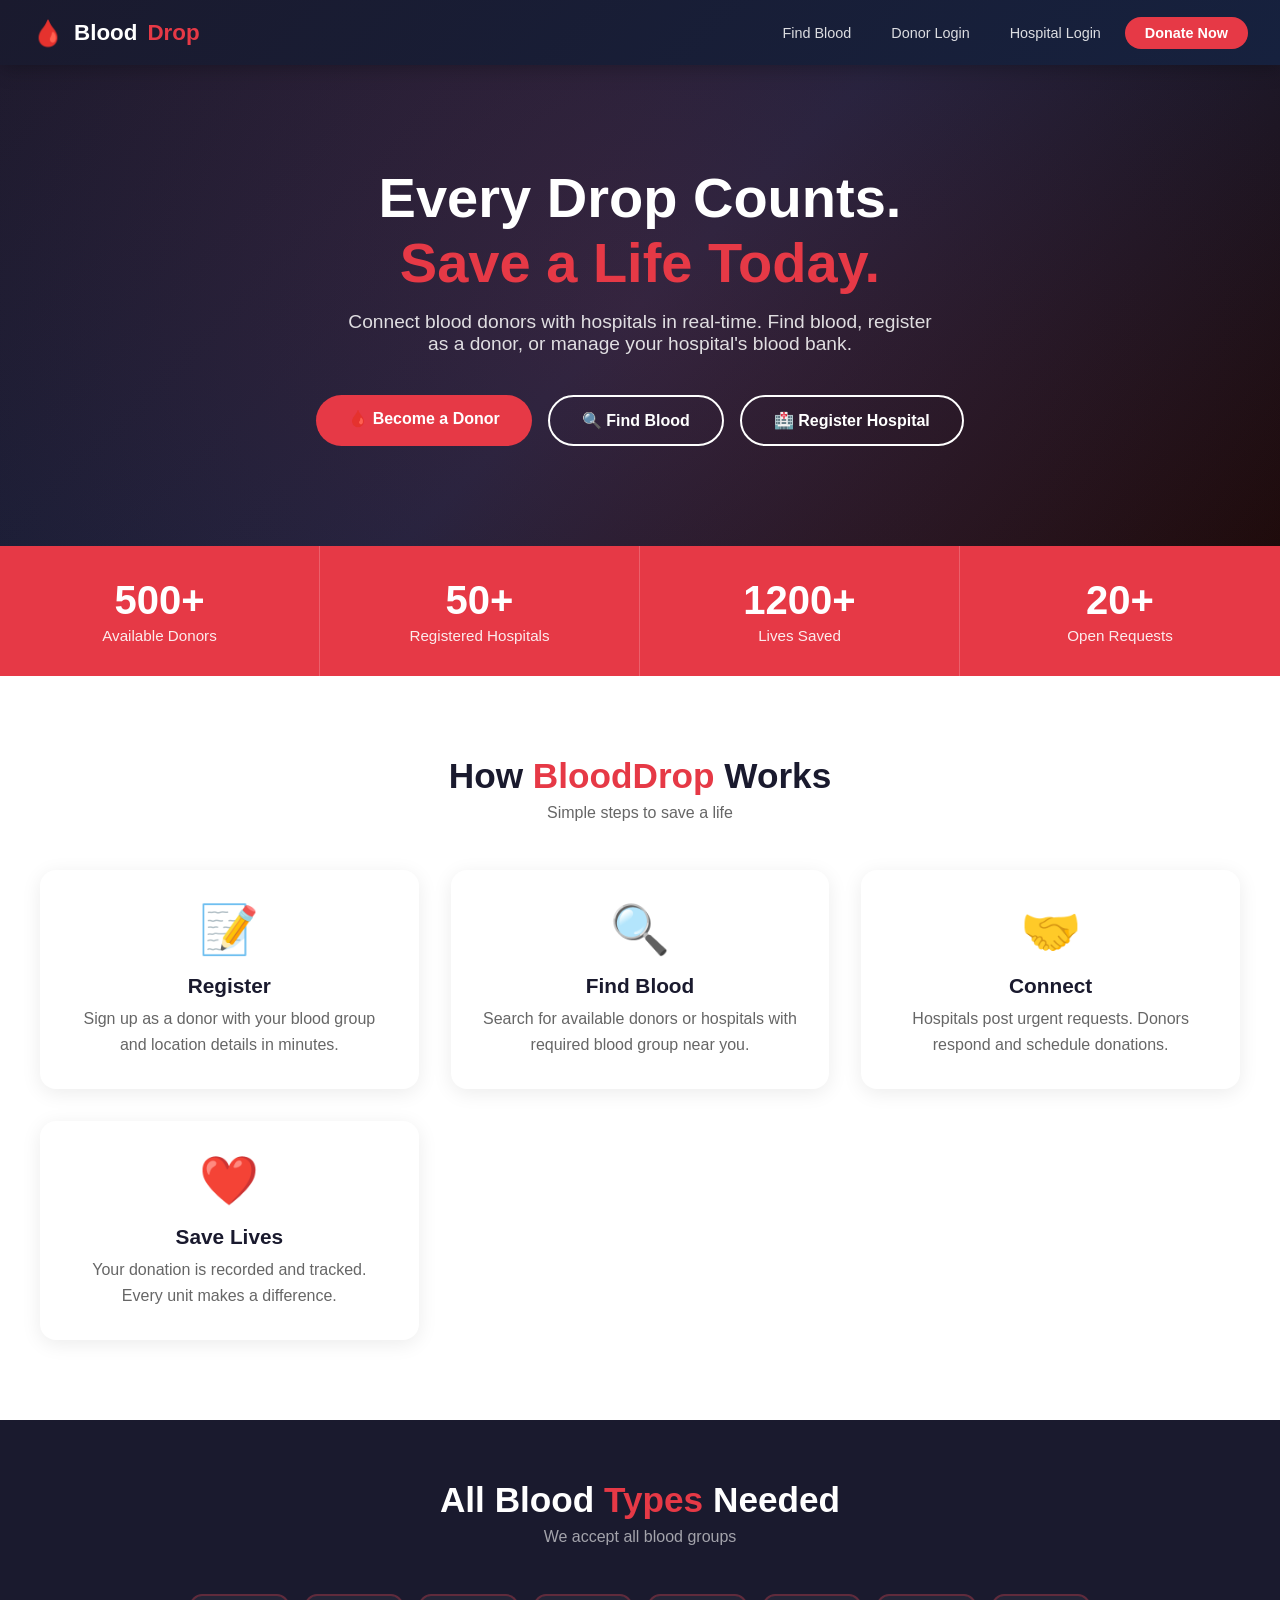
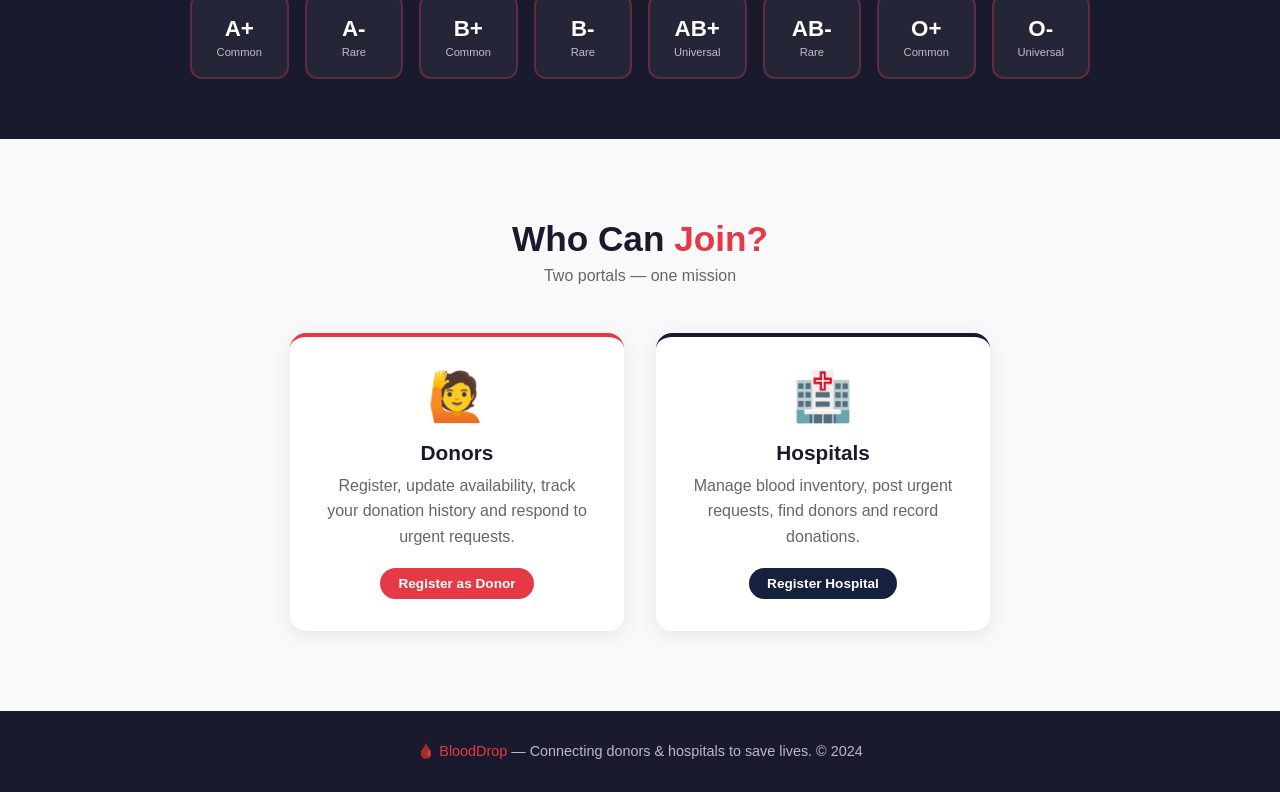
<file: omkar/frontend/index.html>
<!DOCTYPE html>
<html lang="en">
<head>
<meta charset="UTF-8">
<meta name="viewport" content="width=device-width, initial-scale=1.0">
<title>BloodDrop - Save Lives, Donate Blood</title>
<link rel="stylesheet" href="css/style.css">
</head>
<body>

<nav>
  <a href="index.html" class="nav-logo"><span class="drop">🩸</span> Blood<span>Drop</span></a>
  <div class="nav-links">
    <a href="find-blood.html">Find Blood</a>
    <a href="donor-login.html">Donor Login</a>
    <a href="hospital-login.html">Hospital Login</a>
    <a href="donor-login.html?tab=register" class="btn-nav">Donate Now</a>
  </div>
</nav>

<section class="hero">
  <h1>Every Drop Counts.<br><span>Save a Life Today.</span></h1>
  <p>Connect blood donors with hospitals in real-time. Find blood, register as a donor, or manage your hospital's blood bank.</p>
  <div class="hero-btns">
    <a href="donor-login.html?tab=register" class="btn btn-primary">🩸 Become a Donor</a>
    <a href="find-blood.html" class="btn btn-outline">🔍 Find Blood</a>
    <a href="hospital-login.html" class="btn btn-outline">🏥 Register Hospital</a>
  </div>
</section>

<div class="stats" id="stats">
  <div class="stat-item"><h2 id="s-donors">...</h2><p>Available Donors</p></div>
  <div class="stat-item"><h2 id="s-hospitals">...</h2><p>Registered Hospitals</p></div>
  <div class="stat-item"><h2 id="s-donations">...</h2><p>Lives Saved</p></div>
  <div class="stat-item"><h2 id="s-requests">...</h2><p>Open Requests</p></div>
</div>

<section class="section" style="background:white;">
  <div class="container">
    <div class="section-title">
      <h2>How <span>BloodDrop</span> Works</h2>
      <p>Simple steps to save a life</p>
    </div>
    <div class="cards-grid">
      <div class="card">
        <div class="card-icon">📝</div>
        <h3>Register</h3>
        <p>Sign up as a donor with your blood group and location details in minutes.</p>
      </div>
      <div class="card">
        <div class="card-icon">🔍</div>
        <h3>Find Blood</h3>
        <p>Search for available donors or hospitals with required blood group near you.</p>
      </div>
      <div class="card">
        <div class="card-icon">🤝</div>
        <h3>Connect</h3>
        <p>Hospitals post urgent requests. Donors respond and schedule donations.</p>
      </div>
      <div class="card">
        <div class="card-icon">❤️</div>
        <h3>Save Lives</h3>
        <p>Your donation is recorded and tracked. Every unit makes a difference.</p>
      </div>
    </div>
  </div>
</section>

<section class="blood-types">
  <div class="section-title">
    <h2>All Blood <span style="color:var(--red)">Types</span> Needed</h2>
    <p style="color:rgba(255,255,255,0.6)">We accept all blood groups</p>
  </div>
  <div class="blood-grid">
    <div class="blood-type-card"><div class="bg-type">A+</div><div class="bg-label">Common</div></div>
    <div class="blood-type-card"><div class="bg-type">A-</div><div class="bg-label">Rare</div></div>
    <div class="blood-type-card"><div class="bg-type">B+</div><div class="bg-label">Common</div></div>
    <div class="blood-type-card"><div class="bg-type">B-</div><div class="bg-label">Rare</div></div>
    <div class="blood-type-card"><div class="bg-type">AB+</div><div class="bg-label">Universal</div></div>
    <div class="blood-type-card"><div class="bg-type">AB-</div><div class="bg-label">Rare</div></div>
    <div class="blood-type-card"><div class="bg-type">O+</div><div class="bg-label">Common</div></div>
    <div class="blood-type-card"><div class="bg-type">O-</div><div class="bg-label">Universal</div></div>
  </div>
</section>

<section class="section">
  <div class="container">
    <div class="section-title">
      <h2>Who Can <span>Join?</span></h2>
      <p>Two portals — one mission</p>
    </div>
    <div class="cards-grid" style="grid-template-columns:1fr 1fr; max-width:700px; margin:0 auto;">
      <div class="card" style="border-top:4px solid var(--red);">
        <div class="card-icon">🙋</div>
        <h3>Donors</h3>
        <p>Register, update availability, track your donation history and respond to urgent requests.</p>
        <br>
        <a href="donor-login.html?tab=register" class="btn btn-primary btn-sm">Register as Donor</a>
      </div>
      <div class="card" style="border-top:4px solid #1a1a2e;">
        <div class="card-icon">🏥</div>
        <h3>Hospitals</h3>
        <p>Manage blood inventory, post urgent requests, find donors and record donations.</p>
        <br>
        <a href="hospital-login.html?tab=register" class="btn btn-secondary btn-sm">Register Hospital</a>
      </div>
    </div>
  </div>
</section>

<footer>
  <p>🩸 <span>BloodDrop</span> — Connecting donors & hospitals to save lives. &copy; 2024</p>
</footer>

<script src="js/app.js"></script>
<script>
fetch(BASE_URL + '/blood/stats')
  .then(r => r.json())
  .then(d => {
    document.getElementById('s-donors').textContent = d.available_donors || 0;
    document.getElementById('s-hospitals').textContent = d.hospitals || 0;
    document.getElementById('s-donations').textContent = d.completed_donations || 0;
    document.getElementById('s-requests').textContent = d.open_requests || 0;
  })
  .catch(() => {
    document.getElementById('s-donors').textContent = '500+';
    document.getElementById('s-hospitals').textContent = '50+';
    document.getElementById('s-donations').textContent = '1200+';
    document.getElementById('s-requests').textContent = '20+';
  });
</script>
</body>
</html>
</file>
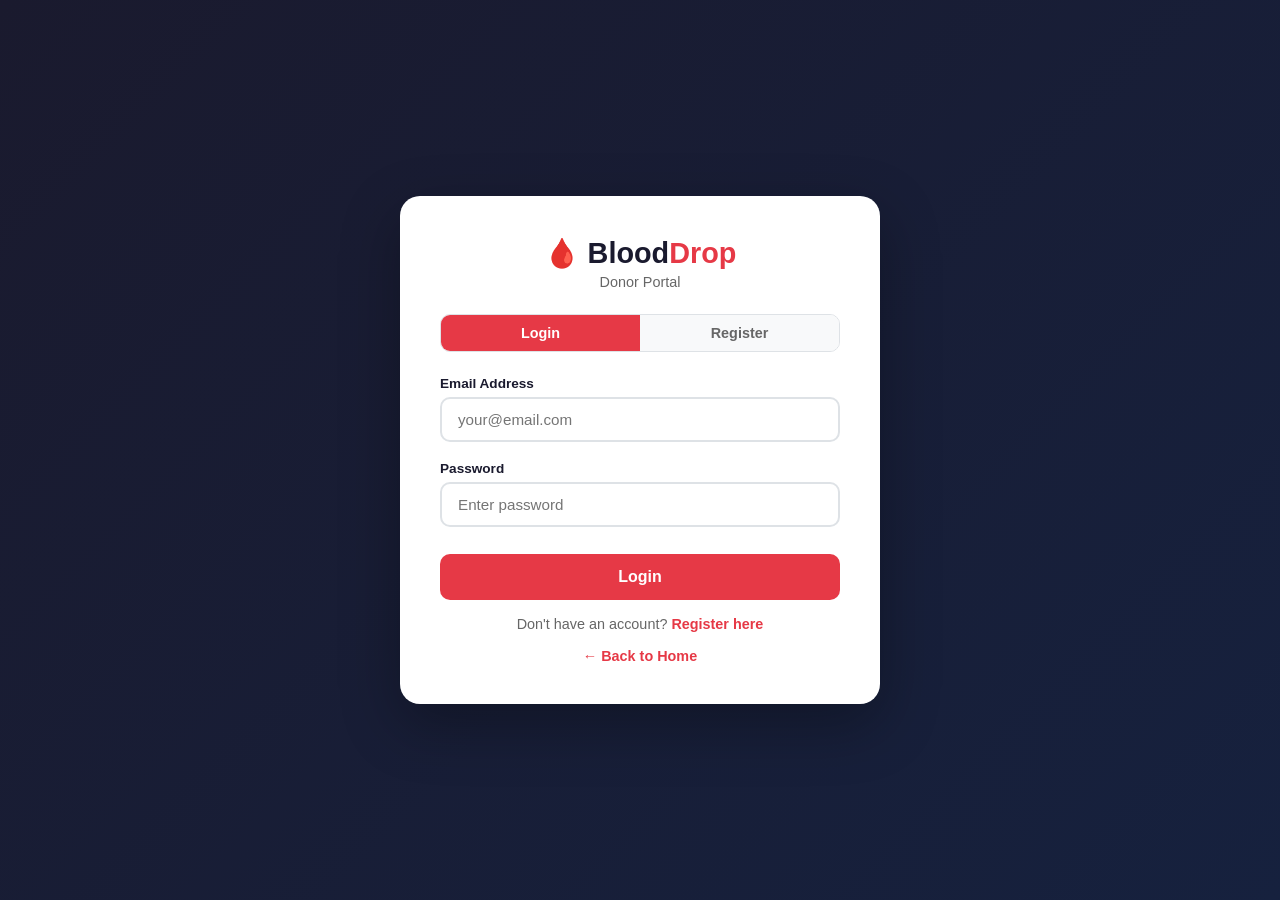
<file: omkar/frontend/donor-dashboard.html>
<!DOCTYPE html>
<html lang="en">
<head>
<meta charset="UTF-8">
<meta name="viewport" content="width=device-width, initial-scale=1.0">
<title>Donor Dashboard - BloodDrop</title>
<link rel="stylesheet" href="css/style.css">
</head>
<body>
<div class="dashboard">
  <div class="sidebar">
    <div class="sidebar-logo">🩸 Blood<span>Drop</span></div>
    <div class="sidebar-user">
      <div class="user-avatar" id="avatarLetter">D</div>
      <div class="user-info"><strong id="sidebarName">Donor</strong><p>Donor Account</p></div>
    </div>
    <nav class="sidebar-nav">
      <a class="active" onclick="showPanel('overview')"><span class="icon">📊</span> Overview</a>
      <a onclick="showPanel('profile')"><span class="icon">👤</span> My Profile</a>
      <a onclick="showPanel('history')"><span class="icon">📋</span> Donation History</a>
      <a onclick="showPanel('requests')"><span class="icon">🆘</span> Blood Requests</a>
      <a onclick="showPanel('find')"><span class="icon">🔍</span> Find Blood</a>
      <a onclick="showPanel('certificate')"><span class="icon">🏅</span> My Certificate</a>
      <a onclick="logout()" style="margin-top:auto; color:rgba(255,100,100,0.8)"><span class="icon">🚪</span> Logout</a>
    </nav>
  </div>

  <div class="main-content">
    <!-- OVERVIEW -->
    <div class="panel active" id="panel-overview">
      <div class="dash-header">
        <div><h1>Welcome back, <span id="welcomeName" style="color:var(--red)">Donor</span>!</h1><p>Your blood donation dashboard</p></div>
        <button class="btn btn-primary btn-sm" onclick="toggleAvailability()">Toggle Availability</button>
      </div>
      <div class="profile-card" id="profileCard">
        <div class="profile-avatar" id="profileAvatar">D</div>
        <div class="profile-info">
          <h2 id="profileName">Loading...</h2>
          <p id="profileEmail"></p>
          <p id="profileLocation"></p>
          <div class="profile-badges">
            <span class="profile-badge pb-blood" id="profileBlood">--</span>
            <span class="profile-badge" id="profileAvailBadge">Loading...</span>
          </div>
        </div>
      </div>
      <div class="dash-stats">
        <div class="dash-stat"><div class="stat-icon red">🩸</div><div class="stat-info"><h3 id="totalDonations">0</h3><p>Total Donations</p></div></div>
        <div class="dash-stat"><div class="stat-icon green">✅</div><div class="stat-info"><h3 id="lastDonation">N/A</h3><p>Last Donation</p></div></div>
        <div class="dash-stat"><div class="stat-icon blue">📅</div><div class="stat-info"><h3 id="nextEligible">N/A</h3><p>Next Eligible</p></div></div>
        <div class="dash-stat"><div class="stat-icon orange">🏆</div><div class="stat-info"><h3 id="livesSaved">0</h3><p>Lives Saved</p></div></div>
      </div>
      <div class="panel active" style="margin-top:0">
        <div class="panel-header"><h2>Recent Urgent Requests Near You</h2></div>
        <div id="urgentRequests"><div class="loading"><div class="spinner"></div>Loading requests...</div></div>
      </div>
    </div>

    <!-- PROFILE -->
    <div class="panel" id="panel-profile">
      <div class="panel-header"><h2>My Profile</h2></div>
      <div id="alert-profile" class="alert"></div>
      <form onsubmit="updateProfile(event)">
        <div class="form-row">
          <div class="form-group"><label>Phone</label><input type="tel" id="p-phone" placeholder="+91 9999999999"></div>
          <div class="form-group"><label>Age</label><input type="number" id="p-age" min="18" max="65"></div>
        </div>
        <div class="form-row">
          <div class="form-group"><label>City</label><input type="text" id="p-city"></div>
          <div class="form-group"><label>State</label><input type="text" id="p-state"></div>
        </div>
        <div class="form-row">
          <div class="form-group"><label>Weight (kg)</label><input type="number" id="p-weight" min="50"></div>
          <div class="form-group"><label>Last Donation Date</label><input type="date" id="p-lastdonation"></div>
        </div>
        <div class="form-group">
          <label>Availability</label>
          <select id="p-available">
            <option value="1">Available to Donate</option>
            <option value="0">Not Available</option>
          </select>
        </div>
        <button type="submit" class="btn btn-primary">Save Changes</button>
      </form>
    </div>

    <!-- HISTORY -->
    <div class="panel" id="panel-history">
      <div class="panel-header"><h2>Donation History</h2></div>
      <div class="table-wrap">
        <table>
          <thead><tr><th>Date</th><th>Hospital</th><th>City</th><th>Blood Group</th><th>Units</th><th>Status</th></tr></thead>
          <tbody id="historyTable"><tr><td colspan="6" class="loading">Loading...</td></tr></tbody>
        </table>
      </div>
    </div>

    <!-- REQUESTS -->
    <div class="panel" id="panel-requests">
      <div class="panel-header"><h2>Open Blood Requests</h2><a href="find-blood.html" class="btn btn-primary btn-sm">Find Blood</a></div>
      <div id="requestsList"><div class="loading"><div class="spinner"></div>Loading...</div></div>
    </div>

    <!-- FIND -->
    <div class="panel" id="panel-find">
      <div class="panel-header"><h2>Find Blood / Donors</h2></div>
      <p style="color:#666">Use our advanced search to find blood donors or hospitals.</p>
      <br>
      <a href="find-blood.html" class="btn btn-primary">🔍 Open Blood Finder</a>
    </div>

    <!-- CERTIFICATE -->
    <div class="panel" id="panel-certificate">
      <div class="panel-header">
        <h2>🏅 Donation Certificate</h2>
        <button class="btn btn-primary btn-sm" onclick="printCertificate()">🖨️ Print / Download</button>
      </div>
      <div id="cert-select-wrap" style="margin-bottom:1.5rem">
        <label style="font-weight:600;color:#333;display:block;margin-bottom:8px">Select Donation:</label>
        <select id="cert-donation-select" onchange="renderCertificate()" style="padding:10px 16px;border:2px solid #dee2e6;border-radius:10px;font-size:0.95rem;outline:none;min-width:300px">
          <option value="">-- Select a donation --</option>
        </select>
      </div>
      <div id="cert-empty" class="empty-state">
        <div class="empty-icon">🏅</div>
        <p>No donations yet. Make a donation to get your certificate.</p>
      </div>
      <div id="certificate-box" style="display:none">
        <div id="certificate">
          <div class="cert-border">
            <div class="cert-header">
              <div class="cert-logo">🩸 BloodDrop</div>
              <div class="cert-title">Certificate of Blood Donation</div>
              <div class="cert-subtitle">This is to certify that</div>
            </div>
            <div class="cert-name" id="cert-name">Donor Name</div>
            <div class="cert-body">
              has successfully donated blood and contributed to saving lives.
            </div>
            <div class="cert-details">
              <div class="cert-detail-item">
                <span class="cert-label">🩸 Blood Group</span>
                <span class="cert-value" id="cert-blood">--</span>
              </div>
              <div class="cert-detail-item">
                <span class="cert-label">📅 Donation Date</span>
                <span class="cert-value" id="cert-date">--</span>
              </div>
              <div class="cert-detail-item">
                <span class="cert-label">🏥 Hospital</span>
                <span class="cert-value" id="cert-hospital">--</span>
              </div>
              <div class="cert-detail-item">
                <span class="cert-label">💧 Units Donated</span>
                <span class="cert-value" id="cert-units">--</span>
              </div>
            </div>
            <div class="cert-footer">
              <div class="cert-sign">
                <div class="cert-sign-line"></div>
                <div>BloodDrop Authority</div>
              </div>
              <div class="cert-seal">🩸</div>
              <div class="cert-sign">
                <div class="cert-sign-line"></div>
                <div>Hospital Verified</div>
              </div>
            </div>
            <div class="cert-id" id="cert-id">Certificate ID: BD-0000</div>
          </div>
        </div>
      </div>
    </div>
  </div>
</div>

<script src="js/app.js"></script>
<script>
requireAuth('donor');
const user = getUser();

document.getElementById('sidebarName').textContent = user.name || 'Donor';
document.getElementById('avatarLetter').textContent = (user.name || 'D')[0].toUpperCase();
document.getElementById('welcomeName').textContent = user.name || 'Donor';

function showPanel(name) {
  document.querySelectorAll('.panel').forEach(p => p.classList.remove('active'));
  document.querySelectorAll('.sidebar-nav a').forEach(a => a.classList.remove('active'));
  document.getElementById('panel-' + name).classList.add('active');
  event.currentTarget.classList.add('active');
  if (name === 'history') loadHistory();
  if (name === 'requests') loadRequests();
  if (name === 'profile') loadProfile();
  if (name === 'certificate') loadCertificate();
}

async function loadOverview() {
  try {
    const profile = await api('/donor/profile', 'GET');
    document.getElementById('profileName').textContent = profile.name;
    document.getElementById('profileEmail').textContent = profile.email;
    document.getElementById('profileLocation').textContent = `📍 ${profile.city || ''}, ${profile.state || ''}`;
    document.getElementById('profileBlood').textContent = profile.blood_group;
    document.getElementById('profileAvatar').textContent = profile.name[0].toUpperCase();
    const avail = profile.is_available;
    const badge = document.getElementById('profileAvailBadge');
    badge.textContent = avail ? '✅ Available' : '❌ Unavailable';
    badge.className = 'profile-badge ' + (avail ? 'pb-available' : 'pb-unavailable');

    const donations = await api('/donor/donations', 'GET');
    document.getElementById('totalDonations').textContent = donations.length;
    document.getElementById('livesSaved').textContent = donations.filter(d => d.status === 'completed').length;
    if (profile.last_donation) {
      document.getElementById('lastDonation').textContent = new Date(profile.last_donation).toLocaleDateString();
      const next = new Date(profile.last_donation);
      next.setDate(next.getDate() + 90);
      document.getElementById('nextEligible').textContent = next.toLocaleDateString();
    }
  } catch(e) {}

  try {
    const reqs = await fetch(`${BASE_URL}/blood/requests?urgency=critical`).then(r => r.json());
    const container = document.getElementById('urgentRequests');
    if (!reqs.length) { container.innerHTML = '<div class="empty-state"><div class="empty-icon">✅</div><p>No critical requests right now</p></div>'; return; }
    container.innerHTML = '<div class="results-grid">' + reqs.slice(0,4).map(r => `
      <div class="result-card urgency-${r.urgency}">
        <div class="rc-header"><h3>${r.hospital_name}</h3><span class="blood-badge">${r.blood_group}</span></div>
        <div class="rc-info">
          <span>📍 ${r.city}, ${r.state}</span>
          <span>📞 ${r.phone || 'N/A'}</span>
          <span>🩸 ${r.units_needed} units needed</span>
        </div>
        <span class="badge badge-red">${r.urgency.toUpperCase()}</span>
      </div>`).join('') + '</div>';
  } catch(e) {}
}

async function loadProfile() {
  try {
    const p = await api('/donor/profile', 'GET');
    document.getElementById('p-phone').value = p.phone || '';
    document.getElementById('p-age').value = p.age || '';
    document.getElementById('p-city').value = p.city || '';
    document.getElementById('p-state').value = p.state || '';
    document.getElementById('p-weight').value = p.weight || '';
    document.getElementById('p-lastdonation').value = p.last_donation ? p.last_donation.split('T')[0] : '';
    document.getElementById('p-available').value = p.is_available ? '1' : '0';
  } catch(e) {}
}

async function updateProfile(e) {
  e.preventDefault();
  try {
    await api('/donor/profile', 'PUT', {
      phone: val('p-phone'), city: val('p-city'), state: val('p-state'),
      age: val('p-age'), weight: val('p-weight'),
      is_available: document.getElementById('p-available').value === '1',
      last_donation: val('p-lastdonation') || null
    });
    showAlertIn('alert-profile', 'Profile updated successfully!', 'success');
  } catch(err) { showAlertIn('alert-profile', err.message, 'error'); }
}

async function loadHistory() {
  try {
    const data = await api('/donor/donations', 'GET');
    const tbody = document.getElementById('historyTable');
    if (!data.length) { tbody.innerHTML = '<tr><td colspan="6"><div class="empty-state"><div class="empty-icon">📋</div><p>No donations yet</p></div></td></tr>'; return; }
    tbody.innerHTML = data.map(d => `<tr>
      <td>${new Date(d.donation_date).toLocaleDateString()}</td>
      <td>${d.hospital_name}</td><td>${d.hospital_city}</td>
      <td><span class="blood-badge">${d.blood_group}</span></td>
      <td>${d.units}</td>
      <td><span class="badge badge-${d.status === 'completed' ? 'green' : d.status === 'scheduled' ? 'blue' : 'gray'}">${d.status}</span></td>
    </tr>`).join('');
  } catch(e) {}
}

async function loadRequests() {
  try {
    const data = await fetch(`${BASE_URL}/blood/requests`).then(r => r.json());
    const container = document.getElementById('requestsList');
    if (!data.length) { container.innerHTML = '<div class="empty-state"><div class="empty-icon">✅</div><p>No open requests</p></div>'; return; }
    container.innerHTML = '<div class="results-grid">' + data.map(r => `
      <div class="result-card urgency-${r.urgency}">
        <div class="rc-header"><h3>${r.hospital_name}</h3><span class="blood-badge">${r.blood_group}</span></div>
        <div class="rc-info">
          <span>📍 ${r.city}, ${r.state}</span>
          <span>📞 ${r.phone || 'N/A'}</span>
          <span>🩸 ${r.units_needed} units needed</span>
          <span>👤 Patient: ${r.patient_name || 'Anonymous'}</span>
        </div>
        <span class="badge badge-${r.urgency === 'critical' ? 'red' : r.urgency === 'urgent' ? 'orange' : 'green'}">${r.urgency.toUpperCase()}</span>
      </div>`).join('') + '</div>';
  } catch(e) {}
}

async function toggleAvailability() {
  try {
    const p = await api('/donor/profile', 'GET');
    await api('/donor/profile', 'PUT', { ...p, is_available: !p.is_available });
    loadOverview();
  } catch(e) {}
}

let allDonations = [];

async function loadCertificate() {
  try {
    allDonations = await api('/donor/donations', 'GET');
    const select = document.getElementById('cert-donation-select');
    const completed = allDonations.filter(d => d.status === 'completed');
    if (!completed.length) {
      document.getElementById('cert-empty').style.display = 'block';
      document.getElementById('cert-select-wrap').style.display = 'none';
      document.getElementById('certificate-box').style.display = 'none';
      return;
    }
    document.getElementById('cert-empty').style.display = 'none';
    document.getElementById('cert-select-wrap').style.display = 'block';
    select.innerHTML = '<option value="">-- Select a donation --</option>' +
      completed.map(d => `<option value="${d.id}">📅 ${new Date(d.donation_date).toLocaleDateString()} — ${d.hospital_name} (${d.blood_group})</option>`).join('');
    if (completed.length === 1) { select.value = completed[0].id; renderCertificate(); }
  } catch(e) {}
}

function renderCertificate() {
  const id = document.getElementById('cert-donation-select').value;
  if (!id) { document.getElementById('certificate-box').style.display = 'none'; return; }
  const d = allDonations.find(x => x.id == id);
  if (!d) return;
  const profile = getUser();
  document.getElementById('cert-name').textContent = profile.name || 'Donor';
  document.getElementById('cert-blood').textContent = d.blood_group;
  document.getElementById('cert-date').textContent = new Date(d.donation_date).toLocaleDateString('en-IN', {day:'numeric',month:'long',year:'numeric'});
  document.getElementById('cert-hospital').textContent = d.hospital_name + (d.hospital_city ? ', ' + d.hospital_city : '');
  document.getElementById('cert-units').textContent = d.units + ' Unit(s)';
  document.getElementById('cert-id').textContent = 'Certificate ID: BD-' + String(d.id).padStart(4, '0');
  document.getElementById('certificate-box').style.display = 'block';
}

function printCertificate() {
  const cert = document.getElementById('certificate').innerHTML;
  const win = window.open('', '_blank');
  win.document.write(`<!DOCTYPE html><html><head><title>BloodDrop Certificate</title>
  <style>
    body{margin:0;padding:20px;font-family:'Segoe UI',sans-serif;background:#fff;}
    .cert-border{border:8px double #e63946;border-radius:20px;padding:40px;max-width:750px;margin:0 auto;position:relative;background:linear-gradient(135deg,#fff9f9,#fff);}
    .cert-header{text-align:center;margin-bottom:20px;}
    .cert-logo{font-size:2rem;font-weight:800;color:#e63946;margin-bottom:8px;}
    .cert-title{font-size:1.8rem;font-weight:800;color:#1a1a2e;letter-spacing:1px;}
    .cert-subtitle{color:#666;margin-top:8px;font-size:1rem;}
    .cert-name{text-align:center;font-size:2.5rem;font-weight:800;color:#e63946;margin:20px 0;font-style:italic;border-bottom:2px solid #e63946;padding-bottom:10px;}
    .cert-body{text-align:center;color:#444;font-size:1rem;margin-bottom:25px;line-height:1.6;}
    .cert-details{display:grid;grid-template-columns:1fr 1fr;gap:15px;background:#fff5f5;border-radius:12px;padding:20px;margin-bottom:25px;}
    .cert-detail-item{display:flex;flex-direction:column;gap:4px;}
    .cert-label{font-size:0.8rem;color:#999;font-weight:600;text-transform:uppercase;}
    .cert-value{font-size:1rem;font-weight:700;color:#1a1a2e;}
    .cert-footer{display:flex;justify-content:space-between;align-items:center;margin-top:20px;}
    .cert-sign{text-align:center;font-size:0.85rem;color:#666;}
    .cert-sign-line{width:120px;border-top:2px solid #333;margin-bottom:6px;}
    .cert-seal{font-size:3rem;}
    .cert-id{text-align:center;margin-top:15px;font-size:0.8rem;color:#aaa;}
    @media print{body{padding:0;}}
  </style></head><body>${cert}</body></html>`);
  win.document.close();
  win.focus();
  setTimeout(() => win.print(), 500);
}

loadOverview();
</script>
</body>
</html>
</file>
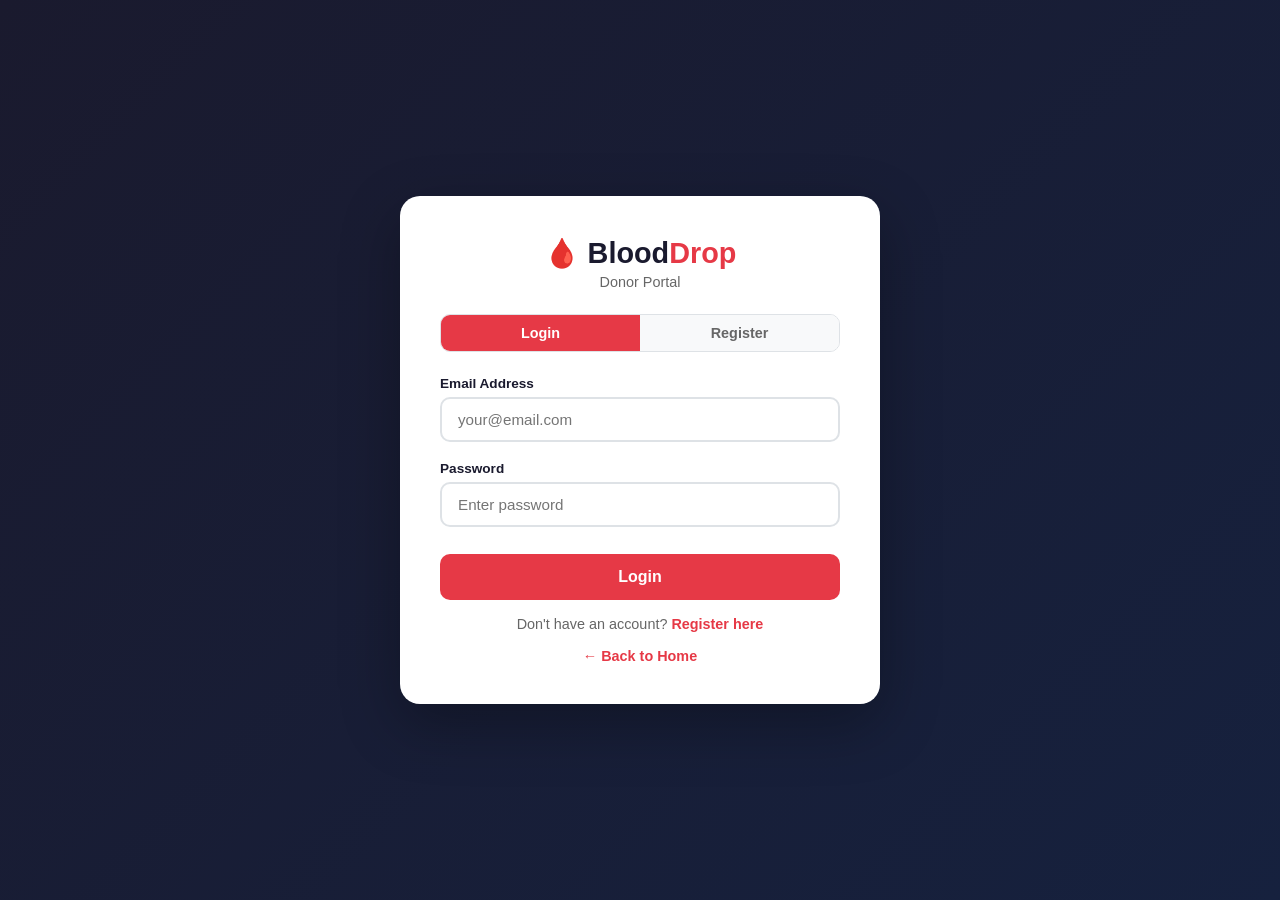
<file: omkar/frontend/donor-login.html>
<!DOCTYPE html>
<html lang="en">
<head>
<meta charset="UTF-8">
<meta name="viewport" content="width=device-width, initial-scale=1.0">
<title>Donor Login - BloodDrop</title>
<link rel="stylesheet" href="css/style.css">
</head>
<body>
<div class="auth-page">
  <div class="auth-box">
    <div class="logo">
      <h2>🩸 Blood<span>Drop</span></h2>
      <p>Donor Portal</p>
    </div>

    <div class="auth-tabs">
      <button class="auth-tab active" onclick="showTab('login')">Login</button>
      <button class="auth-tab" onclick="showTab('register')">Register</button>
    </div>

    <div id="alert" class="alert"></div>

    <!-- LOGIN FORM -->
    <form id="loginForm" onsubmit="doLogin(event)">
      <div class="form-group">
        <label>Email Address</label>
        <input type="email" id="l-email" placeholder="your@email.com" required>
      </div>
      <div class="form-group">
        <label>Password</label>
        <input type="password" id="l-password" placeholder="Enter password" required>
      </div>
      <button type="submit" class="form-submit" id="loginBtn">Login</button>
      <p class="auth-link">Don't have an account? <a href="#" onclick="showTab('register')">Register here</a></p>
      <p class="auth-link"><a href="index.html">← Back to Home</a></p>
    </form>

    <!-- REGISTER FORM -->
    <form id="registerForm" style="display:none" onsubmit="doRegister(event)">
      <div class="form-row">
        <div class="form-group">
          <label>Full Name *</label>
          <input type="text" id="r-name" placeholder="John Doe" required>
        </div>
        <div class="form-group">
          <label>Blood Group *</label>
          <select id="r-blood" required>
            <option value="">Select</option>
            <option>A+</option><option>A-</option>
            <option>B+</option><option>B-</option>
            <option>AB+</option><option>AB-</option>
            <option>O+</option><option>O-</option>
          </select>
        </div>
      </div>
      <div class="form-group">
        <label>Email Address *</label>
        <input type="email" id="r-email" placeholder="your@email.com" required>
      </div>
      <div class="form-group">
        <label>Password *</label>
        <input type="password" id="r-password" placeholder="Min 6 characters" required minlength="6">
      </div>
      <div class="form-row">
        <div class="form-group">
          <label>Phone</label>
          <input type="tel" id="r-phone" placeholder="+91 9999999999">
        </div>
        <div class="form-group">
          <label>Age</label>
          <input type="number" id="r-age" placeholder="18-65" min="18" max="65">
        </div>
      </div>
      <div class="form-row">
        <div class="form-group">
          <label>City</label>
          <input type="text" id="r-city" placeholder="Mumbai">
        </div>
        <div class="form-group">
          <label>State</label>
          <input type="text" id="r-state" placeholder="Maharashtra">
        </div>
      </div>
      <div class="form-group">
        <label>Weight (kg)</label>
        <input type="number" id="r-weight" placeholder="50+ kg" min="50">
      </div>
      <button type="submit" class="form-submit" id="registerBtn">Create Account</button>
      <p class="auth-link">Already registered? <a href="#" onclick="showTab('login')">Login here</a></p>
      <p class="auth-link"><a href="index.html">← Back to Home</a></p>
    </form>
  </div>
</div>

<script src="js/app.js"></script>
<script>
function showTab(tab) {
  document.getElementById('loginForm').style.display = tab === 'login' ? 'block' : 'none';
  document.getElementById('registerForm').style.display = tab === 'register' ? 'block' : 'none';
  document.querySelectorAll('.auth-tab').forEach((t, i) => t.classList.toggle('active', (i === 0 && tab === 'login') || (i === 1 && tab === 'register')));
  hideAlert();
}

// Auto open register tab if URL has ?tab=register
if (window.location.search.includes('tab=register')) showTab('register');

async function doLogin(e) {
  e.preventDefault();
  const btn = document.getElementById('loginBtn');
  btn.disabled = true; btn.textContent = 'Logging in...';
  try {
    const data = await api('/donor/login', 'POST', { email: val('l-email'), password: val('l-password') });
    localStorage.setItem('token', data.token);
    localStorage.setItem('role', 'donor');
    localStorage.setItem('user', JSON.stringify(data.donor));
    window.location.href = 'donor-dashboard.html';
  } catch(err) {
    showAlert(err.message, 'error');
    btn.disabled = false; btn.textContent = 'Login';
  }
}

async function doRegister(e) {
  e.preventDefault();
  const btn = document.getElementById('registerBtn');
  btn.disabled = true; btn.textContent = 'Creating account...';
  try {
    const data = await api('/donor/register', 'POST', {
      name: val('r-name'), email: val('r-email'), password: val('r-password'),
      phone: val('r-phone'), blood_group: val('r-blood'), city: val('r-city'),
      state: val('r-state'), age: val('r-age'), weight: val('r-weight')
    });
    localStorage.setItem('token', data.token);
    localStorage.setItem('role', 'donor');
    localStorage.setItem('user', JSON.stringify(data.donor));
    window.location.href = 'donor-dashboard.html';
  } catch(err) {
    showAlert(err.message, 'error');
    btn.disabled = false; btn.textContent = 'Create Account';
  }
}
</script>
</body>
</html>
</file>
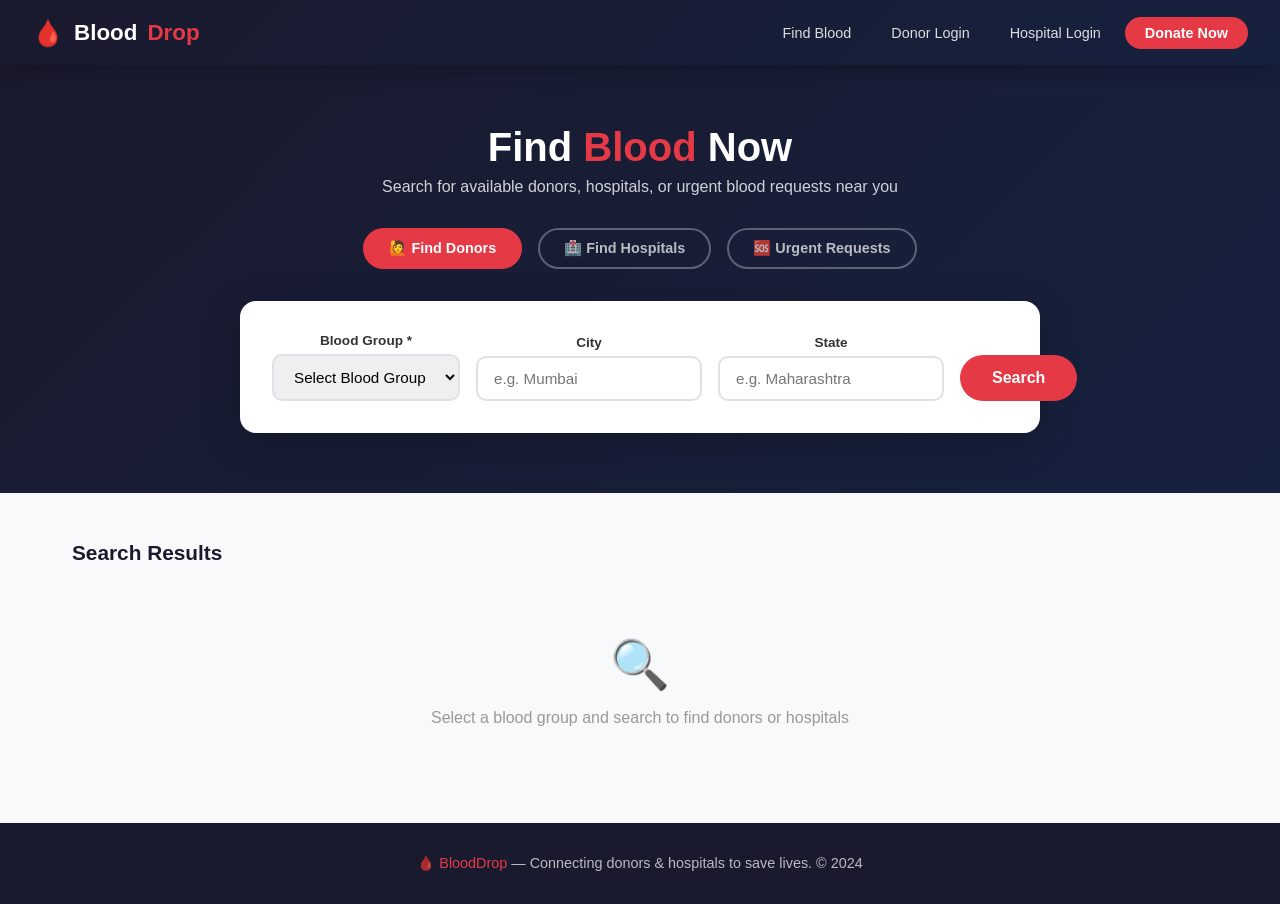
<file: omkar/frontend/find-blood.html>
<!DOCTYPE html>
<html lang="en">
<head>
<meta charset="UTF-8">
<meta name="viewport" content="width=device-width, initial-scale=1.0">
<title>Find Blood - BloodDrop</title>
<link rel="stylesheet" href="css/style.css">
</head>
<body>

<nav>
  <a href="index.html" class="nav-logo"><span class="drop">🩸</span> Blood<span>Drop</span></a>
  <div class="nav-links">
    <a href="find-blood.html">Find Blood</a>
    <a href="donor-login.html">Donor Login</a>
    <a href="hospital-login.html">Hospital Login</a>
    <a href="donor-login.html?tab=register" class="btn-nav">Donate Now</a>
  </div>
</nav>

<div class="find-hero">
  <h1>Find <span>Blood</span> Now</h1>
  <p>Search for available donors, hospitals, or urgent blood requests near you</p>

  <div class="search-tabs">
    <button class="search-tab active" onclick="switchTab('donors',this)">🙋 Find Donors</button>
    <button class="search-tab" onclick="switchTab('hospitals',this)">🏥 Find Hospitals</button>
    <button class="search-tab" onclick="switchTab('requests',this)">🆘 Urgent Requests</button>
  </div>

  <div class="search-box">
    <div class="search-form">
      <div>
        <label style="display:block;font-size:0.85rem;font-weight:600;color:#333;margin-bottom:6px">Blood Group *</label>
        <select id="s-blood">
          <option value="">Select Blood Group</option>
          <option>A+</option><option>A-</option><option>B+</option><option>B-</option>
          <option>AB+</option><option>AB-</option><option>O+</option><option>O-</option>
        </select>
      </div>
      <div>
        <label style="display:block;font-size:0.85rem;font-weight:600;color:#333;margin-bottom:6px">City</label>
        <input type="text" id="s-city" placeholder="e.g. Mumbai">
      </div>
      <div>
        <label style="display:block;font-size:0.85rem;font-weight:600;color:#333;margin-bottom:6px">State</label>
        <input type="text" id="s-state" placeholder="e.g. Maharashtra">
      </div>
      <button class="btn btn-primary" onclick="doSearch()">Search</button>
    </div>
  </div>
</div>

<div class="results-section">
  <div id="resultsHeader" style="display:flex;justify-content:space-between;align-items:center;margin-bottom:1.5rem">
    <h2 style="font-size:1.3rem;color:#1a1a2e">Search Results</h2>
    <span id="resultCount" style="color:#666;font-size:0.9rem"></span>
  </div>
  <div id="results">
    <div class="empty-state">
      <div class="empty-icon">🔍</div>
      <p>Select a blood group and search to find donors or hospitals</p>
    </div>
  </div>
</div>

<footer>
  <p>🩸 <span>BloodDrop</span> — Connecting donors & hospitals to save lives. &copy; 2024</p>
</footer>

<script src="js/app.js"></script>
<script>
let currentTab = 'donors';

function switchTab(tab, el) {
  currentTab = tab;
  document.querySelectorAll('.search-tab').forEach(t => t.classList.remove('active'));
  el.classList.add('active');
  document.getElementById('results').innerHTML = '<div class="empty-state"><div class="empty-icon">🔍</div><p>Click Search to find results</p></div>';
  document.getElementById('resultCount').textContent = '';
}

async function doSearch() {
  const blood = document.getElementById('s-blood').value;
  const city = document.getElementById('s-city').value;
  const state = document.getElementById('s-state').value;

  if (!blood && currentTab !== 'requests') {
    document.getElementById('results').innerHTML = '<div class="empty-state"><div class="empty-icon">⚠️</div><p>Please select a blood group</p></div>';
    return;
  }

  document.getElementById('results').innerHTML = '<div class="loading"><div class="spinner"></div><p>Searching...</p></div>';

  try {
    let url, data;
    const params = new URLSearchParams();
    if (blood) params.append('blood_group', blood);
    if (city) params.append('city', city);
    if (state) params.append('state', state);

    if (currentTab === 'donors') {
      data = await fetch(`${BASE_URL}/blood/donors?${params}`).then(r => r.json());
      renderDonors(data);
    } else if (currentTab === 'hospitals') {
      data = await fetch(`${BASE_URL}/blood/hospitals?${params}`).then(r => r.json());
      renderHospitals(data);
    } else {
      data = await fetch(`${BASE_URL}/blood/requests?${params}`).then(r => r.json());
      renderRequests(data);
    }
  } catch(e) {
    document.getElementById('results').innerHTML = '<div class="empty-state"><div class="empty-icon">❌</div><p>Error connecting to server. Make sure backend is running.</p></div>';
  }
}

function renderDonors(data) {
  document.getElementById('resultCount').textContent = `${data.length} donor(s) found`;
  if (!data.length) { document.getElementById('results').innerHTML = '<div class="empty-state"><div class="empty-icon">😔</div><p>No available donors found for this blood group in your area</p></div>'; return; }
  document.getElementById('results').innerHTML = '<div class="results-grid">' + data.map(d => `
    <div class="result-card">
      <div class="rc-header">
        <h3>${d.name}</h3>
        <span class="blood-badge">${d.blood_group}</span>
      </div>
      <div class="rc-info">
        <span>📍 ${d.city || 'N/A'}, ${d.state || ''}</span>
        <span>📞 ${d.phone || 'Contact via hospital'}</span>
        <span>🗓 Last donated: ${d.last_donation ? new Date(d.last_donation).toLocaleDateString() : 'Never'}</span>
      </div>
      <span class="badge badge-green">✅ Available</span>
    </div>`).join('') + '</div>';
}

function renderHospitals(data) {
  document.getElementById('resultCount').textContent = `${data.length} hospital(s) found`;
  if (!data.length) { document.getElementById('results').innerHTML = '<div class="empty-state"><div class="empty-icon">🏥</div><p>No hospitals found with this blood group available</p></div>'; return; }
  document.getElementById('results').innerHTML = '<div class="results-grid">' + data.map(h => `
    <div class="result-card">
      <div class="rc-header">
        <h3>${h.name}</h3>
        <span class="blood-badge">${document.getElementById('s-blood').value}</span>
      </div>
      <div class="rc-info">
        <span>📍 ${h.city}, ${h.state}</span>
        <span>📞 ${h.phone || 'N/A'}</span>
        <span>🏠 ${h.address || 'N/A'}</span>
        <span>🩸 ${h.units_available} units available</span>
      </div>
      <span class="badge badge-blue">🏥 Hospital</span>
    </div>`).join('') + '</div>';
}

function renderRequests(data) {
  document.getElementById('resultCount').textContent = `${data.length} open request(s)`;
  if (!data.length) { document.getElementById('results').innerHTML = '<div class="empty-state"><div class="empty-icon">✅</div><p>No open blood requests found</p></div>'; return; }
  document.getElementById('results').innerHTML = '<div class="results-grid">' + data.map(r => `
    <div class="result-card urgency-${r.urgency}">
      <div class="rc-header">
        <h3>${r.hospital_name}</h3>
        <span class="blood-badge">${r.blood_group}</span>
      </div>
      <div class="rc-info">
        <span>📍 ${r.city}, ${r.state}</span>
        <span>📞 ${r.phone || 'N/A'}</span>
        <span>🩸 ${r.units_needed} units needed</span>
        <span>👤 Patient: ${r.patient_name || 'Anonymous'}</span>
        <span>🕐 ${new Date(r.created_at).toLocaleDateString()}</span>
      </div>
      <span class="badge badge-${r.urgency==='critical'?'red':r.urgency==='urgent'?'orange':'green'}">${r.urgency.toUpperCase()}</span>
    </div>`).join('') + '</div>';
}
</script>
</body>
</html>
</file>
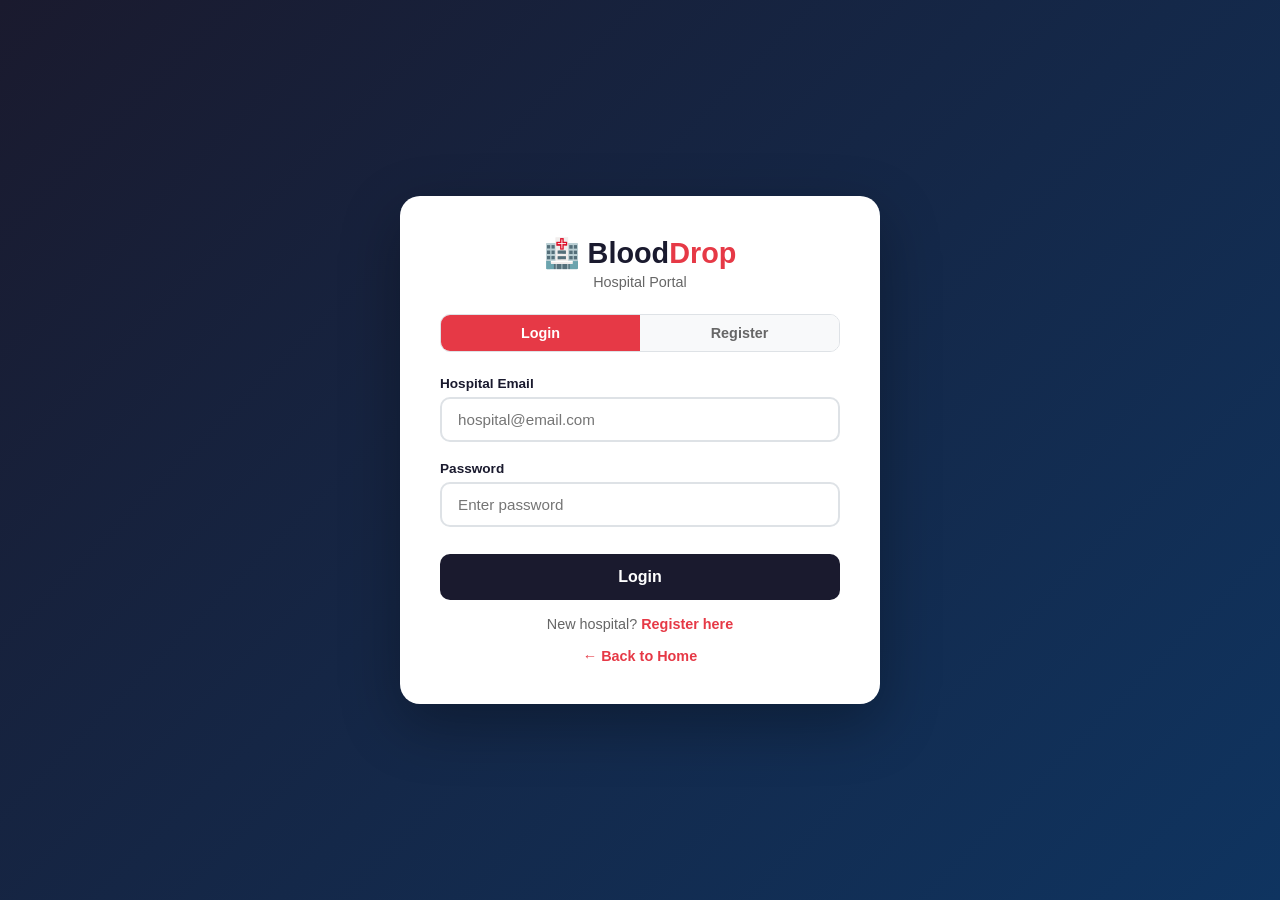
<file: omkar/frontend/hospital-dashboard.html>
<!DOCTYPE html>
<html lang="en">
<head>
<meta charset="UTF-8">
<meta name="viewport" content="width=device-width, initial-scale=1.0">
<title>Hospital Dashboard - BloodDrop</title>
<link rel="stylesheet" href="css/style.css">
</head>
<body>
<div class="dashboard">
  <div class="sidebar">
    <div class="sidebar-logo">🏥 Blood<span>Drop</span></div>
    <div class="sidebar-user">
      <div class="user-avatar" id="avatarLetter" style="background:#1a1a2e">H</div>
      <div class="user-info"><strong id="sidebarName">Hospital</strong><p>Hospital Account</p></div>
    </div>
    <nav class="sidebar-nav">
      <a class="active" onclick="showPanel('overview',this)"><span class="icon">📊</span> Overview</a>
      <a onclick="showPanel('requests',this)"><span class="icon">🆘</span> Blood Requests</a>
      <a onclick="showPanel('inventory',this)"><span class="icon">🩸</span> Blood Inventory</a>
      <a onclick="showPanel('donations',this)"><span class="icon">📋</span> Donations</a>
      <a onclick="showPanel('donors',this)"><span class="icon">🔍</span> Find Donors</a>
      <a onclick="showPanel('profile',this)"><span class="icon">👤</span> Profile</a>
      <a onclick="logout()" style="color:rgba(255,100,100,0.8)"><span class="icon">🚪</span> Logout</a>
    </nav>
  </div>

  <div class="main-content">
    <!-- OVERVIEW -->
    <div class="panel active" id="panel-overview">
      <div class="dash-header">
        <div><h1>Hospital <span style="color:var(--red)">Dashboard</span></h1><p id="hospitalSubtitle">Blood Bank Management</p></div>
        <button class="btn btn-primary btn-sm" onclick="showPanel('requests', document.querySelectorAll('.sidebar-nav a')[1]); openRequestModal()">+ New Request</button>
      </div>
      <div class="dash-stats">
        <div class="dash-stat"><div class="stat-icon red">🆘</div><div class="stat-info"><h3 id="openReqs">0</h3><p>Open Requests</p></div></div>
        <div class="dash-stat"><div class="stat-icon blue">🩸</div><div class="stat-info"><h3 id="totalInv">0</h3><p>Total Blood Units</p></div></div>
        <div class="dash-stat"><div class="stat-icon green">✅</div><div class="stat-info"><h3 id="totalDons">0</h3><p>Total Donations</p></div></div>
        <div class="dash-stat"><div class="stat-icon orange">📦</div><div class="stat-info"><h3 id="bloodTypes">0</h3><p>Blood Types Available</p></div></div>
      </div>
      <div class="panel active" style="margin-top:0">
        <div class="panel-header"><h2>Recent Blood Requests</h2><button class="btn btn-primary btn-sm" onclick="openRequestModal()">+ Add Request</button></div>
        <div class="table-wrap">
          <table>
            <thead><tr><th>Blood Group</th><th>Units</th><th>Patient</th><th>Urgency</th><th>Status</th><th>Date</th><th>Action</th></tr></thead>
            <tbody id="overviewReqTable"><tr><td colspan="7" class="loading">Loading...</td></tr></tbody>
          </table>
        </div>
      </div>
    </div>

    <!-- REQUESTS -->
    <div class="panel" id="panel-requests">
      <div class="panel-header"><h2>Blood Requests</h2><button class="btn btn-primary btn-sm" onclick="openRequestModal()">+ New Request</button></div>
      <div class="table-wrap">
        <table>
          <thead><tr><th>Blood Group</th><th>Units</th><th>Patient</th><th>Urgency</th><th>Status</th><th>Date</th><th>Action</th></tr></thead>
          <tbody id="reqTable"><tr><td colspan="7" class="loading">Loading...</td></tr></tbody>
        </table>
      </div>
    </div>

    <!-- INVENTORY -->
    <div class="panel" id="panel-inventory">
      <div class="panel-header"><h2>Blood Inventory</h2><button class="btn btn-success btn-sm" onclick="saveInventory()">💾 Save All</button></div>
      <p style="color:#666; margin-bottom:1.5rem">Update available units for each blood group in your blood bank.</p>
      <div class="inventory-grid" id="inventoryGrid">
        <div class="loading"><div class="spinner"></div></div>
      </div>
    </div>

    <!-- DONATIONS -->
    <div class="panel" id="panel-donations">
      <div class="panel-header"><h2>Donation Records</h2><button class="btn btn-primary btn-sm" onclick="openDonationModal()">+ Record Donation</button></div>
      <div class="table-wrap">
        <table>
          <thead><tr><th>Date</th><th>Donor</th><th>Blood Group</th><th>Units</th><th>Status</th></tr></thead>
          <tbody id="donTable"><tr><td colspan="5" class="loading">Loading...</td></tr></tbody>
        </table>
      </div>
    </div>

    <!-- FIND DONORS -->
    <div class="panel" id="panel-donors">
      <div class="panel-header"><h2>Find Donors</h2></div>
      <div style="display:grid; grid-template-columns:1fr 1fr 1fr auto; gap:1rem; margin-bottom:1.5rem; align-items:end">
        <div class="form-group" style="margin:0"><label>Blood Group</label>
          <select id="fd-blood">
            <option value="">All</option>
            <option>A+</option><option>A-</option><option>B+</option><option>B-</option>
            <option>AB+</option><option>AB-</option><option>O+</option><option>O-</option>
          </select>
        </div>
        <div class="form-group" style="margin:0"><label>City</label><input type="text" id="fd-city" placeholder="Mumbai"></div>
        <div class="form-group" style="margin:0"><label>State</label><input type="text" id="fd-state" placeholder="Maharashtra"></div>
        <button class="btn btn-primary" onclick="findDonors()">Search</button>
      </div>
      <div id="donorResults"><div class="empty-state"><div class="empty-icon">🔍</div><p>Search for donors above</p></div></div>
    </div>

    <!-- PROFILE -->
    <div class="panel" id="panel-profile">
      <div class="panel-header"><h2>Hospital Profile</h2></div>
      <div id="profileInfo" class="loading">Loading...</div>
    </div>
  </div>
</div>

<!-- REQUEST MODAL -->
<div class="modal-overlay" id="requestModal">
  <div class="modal">
    <div class="modal-header"><h3>New Blood Request</h3><button class="modal-close" onclick="closeModal('requestModal')">✕</button></div>
    <div id="alert-req" class="alert"></div>
    <form onsubmit="submitRequest(event)">
      <div class="form-row">
        <div class="form-group"><label>Blood Group *</label>
          <select id="req-blood" required>
            <option value="">Select</option>
            <option>A+</option><option>A-</option><option>B+</option><option>B-</option>
            <option>AB+</option><option>AB-</option><option>O+</option><option>O-</option>
          </select>
        </div>
        <div class="form-group"><label>Units Needed *</label><input type="number" id="req-units" min="1" required></div>
      </div>
      <div class="form-group"><label>Patient Name</label><input type="text" id="req-patient" placeholder="Optional"></div>
      <div class="form-group"><label>Urgency *</label>
        <select id="req-urgency" required>
          <option value="normal">Normal</option>
          <option value="urgent">Urgent</option>
          <option value="critical">Critical</option>
        </select>
      </div>
      <button type="submit" class="form-submit">Post Request</button>
    </form>
  </div>
</div>

<!-- DONATION MODAL -->
<div class="modal-overlay" id="donationModal">
  <div class="modal">
    <div class="modal-header"><h3>Record Donation</h3><button class="modal-close" onclick="closeModal('donationModal')">✕</button></div>
    <div id="alert-don" class="alert"></div>
    <form onsubmit="submitDonation(event)">
      <div class="form-group"><label>Donor ID *</label><input type="number" id="don-donor" placeholder="Donor's ID number" required></div>
      <div class="form-row">
        <div class="form-group"><label>Blood Group *</label>
          <select id="don-blood" required>
            <option value="">Select</option>
            <option>A+</option><option>A-</option><option>B+</option><option>B-</option>
            <option>AB+</option><option>AB-</option><option>O+</option><option>O-</option>
          </select>
        </div>
        <div class="form-group"><label>Units *</label><input type="number" id="don-units" min="1" value="1" required></div>
      </div>
      <div class="form-group"><label>Donation Date *</label><input type="date" id="don-date" required></div>
      <div class="form-group"><label>Request ID (optional)</label><input type="number" id="don-reqid" placeholder="Link to a request"></div>
      <button type="submit" class="form-submit">Record Donation</button>
    </form>
  </div>
</div>

<script src="js/app.js"></script>
<script>
requireAuth('hospital');
const user = getUser();
document.getElementById('sidebarName').textContent = user.name || 'Hospital';
document.getElementById('avatarLetter').textContent = (user.name || 'H')[0].toUpperCase();
document.getElementById('hospitalSubtitle').textContent = user.city ? `${user.city} Blood Bank` : 'Blood Bank Management';

function showPanel(name, el) {
  document.querySelectorAll('.panel').forEach(p => p.classList.remove('active'));
  document.querySelectorAll('.sidebar-nav a').forEach(a => a.classList.remove('active'));
  document.getElementById('panel-' + name).classList.add('active');
  if (el) el.classList.add('active');
  if (name === 'requests') loadRequests();
  if (name === 'inventory') loadInventory();
  if (name === 'donations') loadDonations();
  if (name === 'profile') loadProfile();
}

function openRequestModal() { document.getElementById('requestModal').classList.add('show'); }
function openDonationModal() { document.getElementById('donationModal').classList.add('show'); document.getElementById('don-date').value = new Date().toISOString().split('T')[0]; }
function closeModal(id) { document.getElementById(id).classList.remove('show'); }

const BLOOD_GROUPS = ['A+','A-','B+','B-','AB+','AB-','O+','O-'];

function reqRow(r) {
  return `<tr>
    <td><span class="blood-badge">${r.blood_group}</span></td>
    <td>${r.units_needed}</td><td>${r.patient_name || '-'}</td>
    <td><span class="badge badge-${r.urgency==='critical'?'red':r.urgency==='urgent'?'orange':'green'}">${r.urgency.toUpperCase()}</span></td>
    <td><span class="badge badge-${r.status==='open'?'blue':r.status==='fulfilled'?'green':'gray'}">${r.status}</span></td>
    <td>${new Date(r.created_at).toLocaleDateString()}</td>
    <td><select onchange="updateReqStatus(${r.id},this.value)" style="padding:4px 8px;border-radius:6px;border:1px solid #ddd;font-size:0.8rem">
      <option ${r.status==='open'?'selected':''} value="open">Open</option>
      <option ${r.status==='fulfilled'?'selected':''} value="fulfilled">Fulfilled</option>
      <option ${r.status==='closed'?'selected':''} value="closed">Closed</option>
    </select></td>
  </tr>`;
}

async function loadOverview() {
  try {
    const [reqs, inv, dons] = await Promise.all([
      api('/hospital/requests','GET'),
      api('/hospital/inventory','GET'),
      api('/hospital/donations','GET')
    ]);
    document.getElementById('openReqs').textContent = reqs.filter(r=>r.status==='open').length;
    document.getElementById('totalInv').textContent = inv.reduce((s,i)=>s+i.units_available,0);
    document.getElementById('totalDons').textContent = dons.length;
    document.getElementById('bloodTypes').textContent = inv.filter(i=>i.units_available>0).length;
    const tbody = document.getElementById('overviewReqTable');
    tbody.innerHTML = reqs.length ? reqs.slice(0,5).map(reqRow).join('') : '<tr><td colspan="7"><div class="empty-state"><div class="empty-icon">✅</div><p>No requests yet</p></div></td></tr>';
  } catch(e) {}
}

async function loadRequests() {
  try {
    const data = await api('/hospital/requests','GET');
    const tbody = document.getElementById('reqTable');
    tbody.innerHTML = data.length ? data.map(reqRow).join('') : '<tr><td colspan="7"><div class="empty-state"><div class="empty-icon">📋</div><p>No requests yet</p></div></td></tr>';
  } catch(e) {}
}

async function updateReqStatus(id, status) {
  try { await api(`/hospital/requests/${id}`, 'PUT', { status }); loadOverview(); } catch(e) {}
}

async function loadInventory() {
  try {
    const data = await api('/hospital/inventory','GET');
    const map = {};
    data.forEach(i => map[i.blood_group] = i.units_available);
    document.getElementById('inventoryGrid').innerHTML = BLOOD_GROUPS.map(bg => `
      <div class="inv-card">
        <div class="bg">${bg}</div>
        <div style="margin:8px 0"><input type="number" id="inv-${bg.replace('+','p').replace('-','m')}" value="${map[bg]||0}" min="0"></div>
        <div class="label">Units Available</div>
      </div>`).join('');
  } catch(e) {}
}

async function saveInventory() {
  try {
    for (const bg of BLOOD_GROUPS) {
      const id = 'inv-' + bg.replace('+','p').replace('-','m');
      const units = parseInt(document.getElementById(id).value) || 0;
      await api('/hospital/inventory','POST',{ blood_group: bg, units_available: units });
    }
    alert('Inventory saved successfully!');
    loadOverview();
  } catch(e) { alert('Error saving inventory'); }
}

async function loadDonations() {
  try {
    const data = await api('/hospital/donations','GET');
    const tbody = document.getElementById('donTable');
    tbody.innerHTML = data.length ? data.map(d=>`<tr>
      <td>${new Date(d.donation_date).toLocaleDateString()}</td>
      <td>${d.donor_name}</td>
      <td><span class="blood-badge">${d.blood_group}</span></td>
      <td>${d.units}</td>
      <td><span class="badge badge-${d.status==='completed'?'green':d.status==='scheduled'?'blue':'gray'}">${d.status}</span></td>
    </tr>`).join('') : '<tr><td colspan="5"><div class="empty-state"><div class="empty-icon">📋</div><p>No donations recorded</p></div></td></tr>';
  } catch(e) {}
}

async function findDonors() {
  const blood = document.getElementById('fd-blood').value;
  const city = document.getElementById('fd-city').value;
  const state = document.getElementById('fd-state').value;
  if (!blood) { alert('Please select a blood group'); return; }
  try {
    const params = new URLSearchParams({ blood_group: blood });
    if (city) params.append('city', city);
    if (state) params.append('state', state);
    const data = await fetch(`${BASE_URL}/blood/donors?${params}`).then(r=>r.json());
    const container = document.getElementById('donorResults');
    if (!data.length) { container.innerHTML = '<div class="empty-state"><div class="empty-icon">😔</div><p>No donors found</p></div>'; return; }
    container.innerHTML = '<div class="results-grid">' + data.map(d=>`
      <div class="result-card">
        <div class="rc-header"><h3>${d.name}</h3><span class="blood-badge">${d.blood_group}</span></div>
        <div class="rc-info">
          <span>📍 ${d.city||''}, ${d.state||''}</span>
          <span>📞 ${d.phone||'N/A'}</span>
          <span>🗓 Last donated: ${d.last_donation ? new Date(d.last_donation).toLocaleDateString() : 'Never'}</span>
          <span>🆔 Donor ID: ${d.id}</span>
        </div>
      </div>`).join('') + '</div>';
  } catch(e) {}
}

async function submitRequest(e) {
  e.preventDefault();
  try {
    await api('/hospital/requests','POST',{
      blood_group: val('req-blood'), units_needed: val('req-units'),
      patient_name: val('req-patient'), urgency: val('req-urgency')
    });
    closeModal('requestModal');
    showAlertIn('alert-req','Request posted!','success');
    loadOverview();
  } catch(err) { showAlertIn('alert-req', err.message, 'error'); }
}

async function submitDonation(e) {
  e.preventDefault();
  try {
    await api('/hospital/donations','POST',{
      donor_id: val('don-donor'), blood_group: val('don-blood'),
      units: val('don-units'), donation_date: val('don-date'),
      request_id: val('don-reqid') || null
    });
    closeModal('donationModal');
    alert('Donation recorded!');
    loadOverview();
  } catch(err) { showAlertIn('alert-don', err.message, 'error'); }
}

async function loadProfile() {
  try {
    const p = await api('/hospital/profile','GET');
    document.getElementById('profileInfo').innerHTML = `
      <div class="profile-card">
        <div class="profile-avatar">${p.name[0].toUpperCase()}</div>
        <div class="profile-info">
          <h2>${p.name}</h2>
          <p>${p.email}</p>
          <p>📍 ${p.city}, ${p.state}</p>
          <p>📞 ${p.phone}</p>
          <p>🏥 License: ${p.license_no}</p>
          <p>📅 Registered: ${new Date(p.created_at).toLocaleDateString()}</p>
        </div>
      </div>`;
  } catch(e) {}
}

loadOverview();
</script>
</body>
</html>
</file>
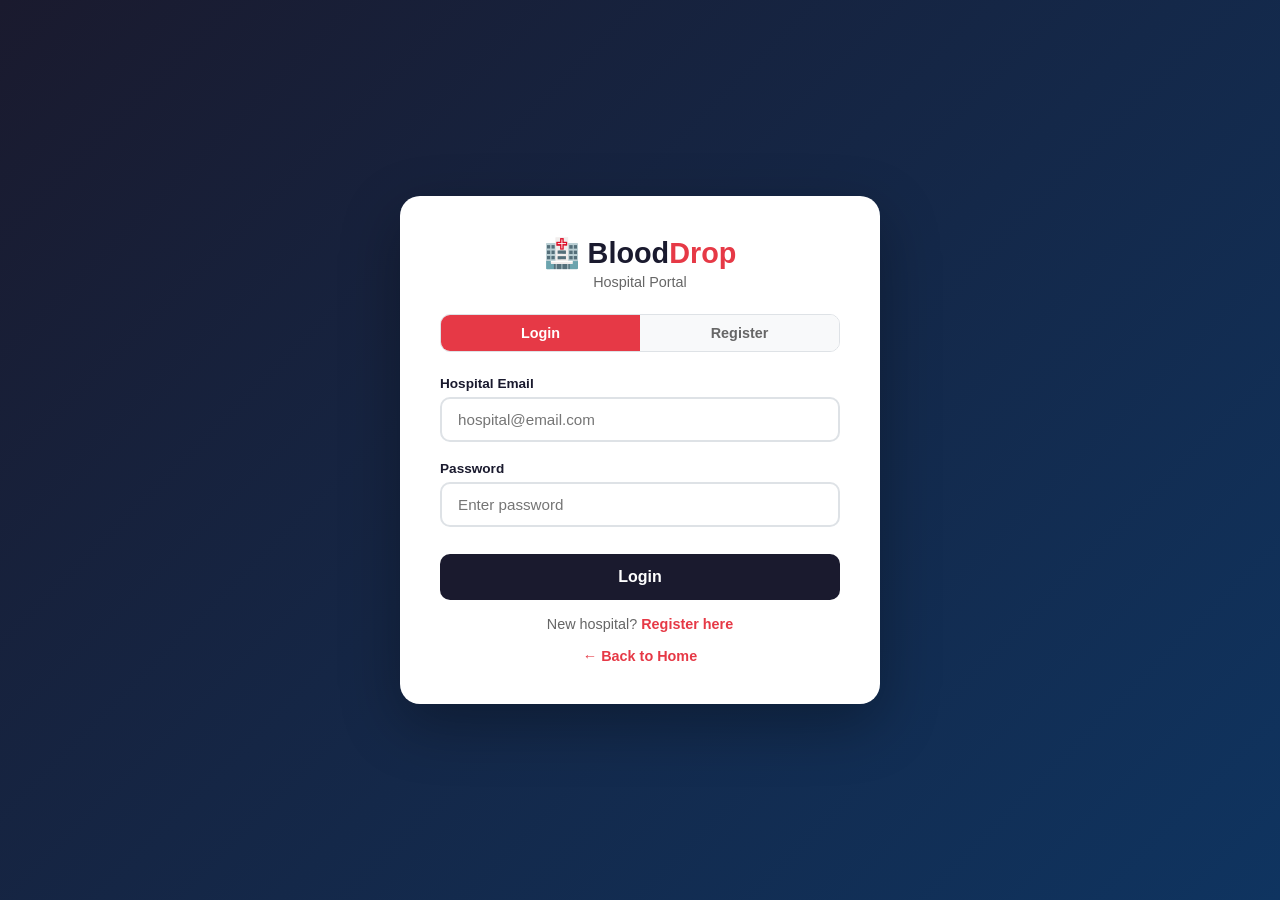
<file: omkar/frontend/hospital-login.html>
<!DOCTYPE html>
<html lang="en">
<head>
<meta charset="UTF-8">
<meta name="viewport" content="width=device-width, initial-scale=1.0">
<title>Hospital Login - BloodDrop</title>
<link rel="stylesheet" href="css/style.css">
</head>
<body>
<div class="auth-page" style="background: linear-gradient(135deg, #1a1a2e 0%, #0f3460 100%);">
  <div class="auth-box">
    <div class="logo">
      <h2>🏥 Blood<span>Drop</span></h2>
      <p>Hospital Portal</p>
    </div>

    <div class="auth-tabs">
      <button class="auth-tab active" id="tab-login" onclick="showTab('login')">Login</button>
      <button class="auth-tab" id="tab-register" onclick="showTab('register')">Register</button>
    </div>

    <div id="alert" class="alert"></div>

    <!-- LOGIN -->
    <form id="loginForm" onsubmit="doLogin(event)">
      <div class="form-group">
        <label>Hospital Email</label>
        <input type="email" id="l-email" placeholder="hospital@email.com" required>
      </div>
      <div class="form-group">
        <label>Password</label>
        <input type="password" id="l-password" placeholder="Enter password" required>
      </div>
      <button type="submit" class="form-submit" id="loginBtn" style="background:#1a1a2e;">Login</button>
      <p class="auth-link">New hospital? <a href="#" onclick="showTab('register')">Register here</a></p>
      <p class="auth-link"><a href="index.html">← Back to Home</a></p>
    </form>

    <!-- REGISTER -->
    <form id="registerForm" style="display:none" onsubmit="doRegister(event)">
      <div class="form-group">
        <label>Hospital Name *</label>
        <input type="text" id="r-name" placeholder="City General Hospital" required>
      </div>
      <div class="form-group">
        <label>Email Address *</label>
        <input type="email" id="r-email" placeholder="hospital@email.com" required>
      </div>
      <div class="form-group">
        <label>Password *</label>
        <input type="password" id="r-password" placeholder="Min 6 characters" required minlength="6">
      </div>
      <div class="form-row">
        <div class="form-group">
          <label>Phone *</label>
          <input type="tel" id="r-phone" placeholder="+91 9999999999" required>
        </div>
        <div class="form-group">
          <label>License No. *</label>
          <input type="text" id="r-license" placeholder="MH-HOSP-2024" required>
        </div>
      </div>
      <div class="form-group">
        <label>Address</label>
        <input type="text" id="r-address" placeholder="123 Main Street">
      </div>
      <div class="form-row">
        <div class="form-group">
          <label>City *</label>
          <input type="text" id="r-city" placeholder="Mumbai" required>
        </div>
        <div class="form-group">
          <label>State *</label>
          <input type="text" id="r-state" placeholder="Maharashtra" required>
        </div>
      </div>
      <button type="submit" class="form-submit" id="registerBtn" style="background:#1a1a2e;">Register Hospital</button>
      <p class="auth-link">Already registered? <a href="#" onclick="showTab('login')">Login here</a></p>
      <p class="auth-link"><a href="index.html">← Back to Home</a></p>
    </form>
  </div>
</div>

<script src="js/app.js"></script>
<script>
function showTab(tab) {
  document.getElementById('loginForm').style.display = tab === 'login' ? 'block' : 'none';
  document.getElementById('registerForm').style.display = tab === 'register' ? 'block' : 'none';
  document.getElementById('tab-login').classList.toggle('active', tab === 'login');
  document.getElementById('tab-register').classList.toggle('active', tab === 'register');
  hideAlert();
}

// Auto open register tab if URL has ?tab=register
if (window.location.search.includes('tab=register')) showTab('register');

async function doLogin(e) {
  e.preventDefault();
  const btn = document.getElementById('loginBtn');
  btn.disabled = true;
  btn.textContent = 'Logging in...';
  try {
    const data = await api('/hospital/login', 'POST', {
      email: val('l-email'),
      password: val('l-password')
    });
    localStorage.setItem('token', data.token);
    localStorage.setItem('role', 'hospital');
    localStorage.setItem('user', JSON.stringify(data.hospital));
    window.location.href = 'hospital-dashboard.html';
  } catch(err) {
    showAlert(err.message, 'error');
    btn.disabled = false;
    btn.textContent = 'Login';
  }
}

async function doRegister(e) {
  e.preventDefault();
  const btn = document.getElementById('registerBtn');
  btn.disabled = true;
  btn.textContent = 'Registering...';
  try {
    const payload = {
      name: val('r-name'),
      email: val('r-email'),
      password: val('r-password'),
      phone: val('r-phone'),
      license_no: val('r-license'),
      address: val('r-address'),
      city: val('r-city'),
      state: val('r-state')
    };
    const data = await api('/hospital/register', 'POST', payload);
    localStorage.setItem('token', data.token);
    localStorage.setItem('role', 'hospital');
    localStorage.setItem('user', JSON.stringify(data.hospital));
    window.location.href = 'hospital-dashboard.html';
  } catch(err) {
    showAlert(err.message, 'error');
    btn.disabled = false;
    btn.textContent = 'Register Hospital';
  }
}
</script>
</body>
</html>
</file>
<file: omkar/frontend/css/style.css>
* { margin: 0; padding: 0; box-sizing: border-box; }

:root {
  --red: #e63946;
  --dark-red: #c1121f;
  --light-red: #ff6b6b;
  --dark: #1a1a2e;
  --dark2: #16213e;
  --card: #0f3460;
  --white: #ffffff;
  --gray: #f8f9fa;
  --text: #333;
  --border: #dee2e6;
}

body { font-family: 'Segoe UI', sans-serif; background: var(--gray); color: var(--text); }

/* NAV */
nav {
  background: linear-gradient(135deg, var(--dark) 0%, var(--dark2) 100%);
  padding: 0 2rem;
  display: flex;
  align-items: center;
  justify-content: space-between;
  height: 65px;
  position: sticky;
  top: 0;
  z-index: 1000;
  box-shadow: 0 2px 20px rgba(0,0,0,0.3);
}

.nav-logo {
  display: flex;
  align-items: center;
  gap: 10px;
  text-decoration: none;
  color: var(--white);
  font-size: 1.4rem;
  font-weight: 700;
}

.nav-logo span { color: var(--red); }
.nav-logo .drop { font-size: 1.6rem; }

.nav-links { display: flex; gap: 0.5rem; align-items: center; }

.nav-links a {
  color: rgba(255,255,255,0.85);
  text-decoration: none;
  padding: 8px 16px;
  border-radius: 6px;
  font-size: 0.9rem;
  transition: all 0.2s;
}

.nav-links a:hover { background: rgba(255,255,255,0.1); color: var(--white); }
.nav-links .btn-nav {
  background: var(--red);
  color: white;
  padding: 8px 20px;
  border-radius: 25px;
  font-weight: 600;
}
.nav-links .btn-nav:hover { background: var(--dark-red); }

/* HERO */
.hero {
  background: linear-gradient(135deg, var(--dark) 0%, var(--dark2) 50%, #1a0a0a 100%);
  color: white;
  padding: 100px 2rem;
  text-align: center;
  position: relative;
  overflow: hidden;
}

.hero::before {
  content: '';
  position: absolute;
  top: -50%;
  left: -50%;
  width: 200%;
  height: 200%;
  background: radial-gradient(circle, rgba(230,57,70,0.15) 0%, transparent 60%);
  animation: pulse 4s ease-in-out infinite;
}

@keyframes pulse { 0%,100% { transform: scale(1); } 50% { transform: scale(1.1); } }

.hero h1 { font-size: 3.5rem; font-weight: 800; margin-bottom: 1rem; position: relative; }
.hero h1 span { color: var(--red); }
.hero p { font-size: 1.2rem; opacity: 0.85; max-width: 600px; margin: 0 auto 2.5rem; position: relative; }

.hero-btns { display: flex; gap: 1rem; justify-content: center; flex-wrap: wrap; position: relative; }

.btn {
  padding: 14px 32px;
  border-radius: 30px;
  font-size: 1rem;
  font-weight: 600;
  cursor: pointer;
  border: none;
  text-decoration: none;
  display: inline-block;
  transition: all 0.3s;
}

.btn-primary { background: var(--red); color: white; }
.btn-primary:hover { background: var(--dark-red); transform: translateY(-2px); box-shadow: 0 8px 25px rgba(230,57,70,0.4); }
.btn-outline { background: transparent; color: white; border: 2px solid white; }
.btn-outline:hover { background: white; color: var(--dark); transform: translateY(-2px); }
.btn-secondary { background: var(--dark2); color: white; }
.btn-secondary:hover { background: var(--card); transform: translateY(-2px); }
.btn-success { background: #2ecc71; color: white; }
.btn-success:hover { background: #27ae60; }
.btn-sm { padding: 8px 18px; font-size: 0.85rem; }

/* STATS */
.stats {
  display: grid;
  grid-template-columns: repeat(4, 1fr);
  gap: 0;
  background: var(--red);
}

.stat-item {
  padding: 2rem;
  text-align: center;
  color: white;
  border-right: 1px solid rgba(255,255,255,0.2);
}

.stat-item:last-child { border-right: none; }
.stat-item h2 { font-size: 2.5rem; font-weight: 800; }
.stat-item p { opacity: 0.9; font-size: 0.95rem; margin-top: 4px; }

/* SECTIONS */
.section { padding: 80px 2rem; }
.section-title { text-align: center; margin-bottom: 3rem; }
.section-title h2 { font-size: 2.2rem; font-weight: 700; color: var(--dark); }
.section-title h2 span { color: var(--red); }
.section-title p { color: #666; margin-top: 0.5rem; font-size: 1rem; }

.container { max-width: 1200px; margin: 0 auto; }

/* CARDS */
.cards-grid { display: grid; grid-template-columns: repeat(auto-fit, minmax(280px, 1fr)); gap: 2rem; }

.card {
  background: white;
  border-radius: 16px;
  padding: 2rem;
  box-shadow: 0 4px 20px rgba(0,0,0,0.08);
  transition: transform 0.3s, box-shadow 0.3s;
  text-align: center;
}

.card:hover { transform: translateY(-5px); box-shadow: 0 12px 40px rgba(0,0,0,0.15); }
.card-icon { font-size: 3rem; margin-bottom: 1rem; }
.card h3 { font-size: 1.3rem; margin-bottom: 0.5rem; color: var(--dark); }
.card p { color: #666; line-height: 1.6; }

/* LOGIN / REGISTER FORMS */
.auth-page {
  min-height: 100vh;
  background: linear-gradient(135deg, var(--dark) 0%, var(--dark2) 100%);
  display: flex;
  align-items: center;
  justify-content: center;
  padding: 2rem;
}

.auth-box {
  background: white;
  border-radius: 20px;
  padding: 2.5rem;
  width: 100%;
  max-width: 480px;
  box-shadow: 0 20px 60px rgba(0,0,0,0.3);
}

.auth-box .logo { text-align: center; margin-bottom: 1.5rem; }
.auth-box .logo h2 { font-size: 1.8rem; color: var(--dark); }
.auth-box .logo h2 span { color: var(--red); }
.auth-box .logo p { color: #666; font-size: 0.9rem; margin-top: 4px; }

.auth-tabs { display: flex; margin-bottom: 1.5rem; border-radius: 10px; overflow: hidden; border: 1px solid var(--border); }
.auth-tab {
  flex: 1;
  padding: 10px;
  text-align: center;
  cursor: pointer;
  font-weight: 600;
  font-size: 0.9rem;
  background: var(--gray);
  color: #666;
  transition: all 0.2s;
  border: none;
}
.auth-tab.active { background: var(--red); color: white; }

.form-group { margin-bottom: 1.2rem; }
.form-group label { display: block; font-size: 0.85rem; font-weight: 600; color: var(--dark); margin-bottom: 6px; }

.form-group input,
.form-group select,
.form-group textarea {
  width: 100%;
  padding: 12px 16px;
  border: 2px solid var(--border);
  border-radius: 10px;
  font-size: 0.95rem;
  transition: border-color 0.2s;
  outline: none;
  font-family: inherit;
}

.form-group input:focus,
.form-group select:focus { border-color: var(--red); }

.form-row { display: grid; grid-template-columns: 1fr 1fr; gap: 1rem; }

.form-submit {
  width: 100%;
  padding: 14px;
  background: var(--red);
  color: white;
  border: none;
  border-radius: 10px;
  font-size: 1rem;
  font-weight: 700;
  cursor: pointer;
  transition: all 0.3s;
  margin-top: 0.5rem;
}

.form-submit:hover { background: var(--dark-red); transform: translateY(-1px); }
.form-submit:disabled { opacity: 0.6; cursor: not-allowed; transform: none; }

.auth-link { text-align: center; margin-top: 1rem; font-size: 0.9rem; color: #666; }
.auth-link a { color: var(--red); font-weight: 600; text-decoration: none; }

/* DASHBOARD */
.dashboard { display: flex; min-height: 100vh; }

.sidebar {
  width: 260px;
  background: linear-gradient(180deg, var(--dark) 0%, var(--dark2) 100%);
  color: white;
  padding: 0;
  position: fixed;
  height: 100vh;
  overflow-y: auto;
  z-index: 100;
}

.sidebar-logo {
  padding: 1.5rem;
  border-bottom: 1px solid rgba(255,255,255,0.1);
  font-size: 1.2rem;
  font-weight: 700;
}

.sidebar-logo span { color: var(--red); }

.sidebar-user {
  padding: 1.2rem 1.5rem;
  border-bottom: 1px solid rgba(255,255,255,0.1);
  display: flex;
  align-items: center;
  gap: 12px;
}

.user-avatar {
  width: 42px;
  height: 42px;
  border-radius: 50%;
  background: var(--red);
  display: flex;
  align-items: center;
  justify-content: center;
  font-weight: 700;
  font-size: 1.1rem;
}

.sidebar-user .user-info p { font-size: 0.85rem; opacity: 0.7; }
.sidebar-user .user-info strong { font-size: 0.95rem; }

.sidebar-nav { padding: 1rem 0; }

.sidebar-nav a {
  display: flex;
  align-items: center;
  gap: 12px;
  padding: 12px 1.5rem;
  color: rgba(255,255,255,0.75);
  text-decoration: none;
  font-size: 0.95rem;
  transition: all 0.2s;
  cursor: pointer;
}

.sidebar-nav a:hover,
.sidebar-nav a.active {
  background: rgba(230,57,70,0.2);
  color: white;
  border-right: 3px solid var(--red);
}

.sidebar-nav a .icon { font-size: 1.1rem; width: 20px; }

.main-content {
  margin-left: 260px;
  flex: 1;
  padding: 2rem;
  background: var(--gray);
  min-height: 100vh;
}

.dash-header {
  display: flex;
  justify-content: space-between;
  align-items: center;
  margin-bottom: 2rem;
}

.dash-header h1 { font-size: 1.6rem; color: var(--dark); }
.dash-header p { color: #666; font-size: 0.9rem; }

.dash-stats { display: grid; grid-template-columns: repeat(auto-fit, minmax(200px, 1fr)); gap: 1.5rem; margin-bottom: 2rem; }

.dash-stat {
  background: white;
  border-radius: 14px;
  padding: 1.5rem;
  box-shadow: 0 2px 15px rgba(0,0,0,0.06);
  display: flex;
  align-items: center;
  gap: 1rem;
}

.dash-stat .stat-icon {
  width: 55px;
  height: 55px;
  border-radius: 12px;
  display: flex;
  align-items: center;
  justify-content: center;
  font-size: 1.5rem;
}

.stat-icon.red { background: rgba(230,57,70,0.1); }
.stat-icon.blue { background: rgba(52,152,219,0.1); }
.stat-icon.green { background: rgba(46,204,113,0.1); }
.stat-icon.orange { background: rgba(243,156,18,0.1); }

.dash-stat .stat-info h3 { font-size: 1.8rem; font-weight: 700; color: var(--dark); }
.dash-stat .stat-info p { color: #666; font-size: 0.85rem; }

/* PANELS */
.panel {
  background: white;
  border-radius: 14px;
  padding: 1.5rem;
  box-shadow: 0 2px 15px rgba(0,0,0,0.06);
  margin-bottom: 1.5rem;
  display: none;
}

.panel.active { display: block; }
.panel-header { display: flex; justify-content: space-between; align-items: center; margin-bottom: 1.5rem; }
.panel-header h2 { font-size: 1.2rem; font-weight: 700; color: var(--dark); }

/* TABLE */
.table-wrap { overflow-x: auto; }

table { width: 100%; border-collapse: collapse; font-size: 0.9rem; }
th { background: var(--gray); padding: 12px 16px; text-align: left; font-weight: 600; color: var(--dark); border-bottom: 2px solid var(--border); }
td { padding: 12px 16px; border-bottom: 1px solid var(--border); color: #555; }
tr:hover td { background: rgba(230,57,70,0.03); }

/* BADGES */
.badge {
  padding: 4px 12px;
  border-radius: 20px;
  font-size: 0.78rem;
  font-weight: 600;
  display: inline-block;
}

.badge-red { background: rgba(230,57,70,0.1); color: var(--red); }
.badge-green { background: rgba(46,204,113,0.1); color: #27ae60; }
.badge-orange { background: rgba(243,156,18,0.1); color: #e67e22; }
.badge-blue { background: rgba(52,152,219,0.1); color: #2980b9; }
.badge-gray { background: rgba(0,0,0,0.06); color: #666; }

/* BLOOD GROUP BADGE */
.blood-badge {
  background: var(--red);
  color: white;
  padding: 4px 10px;
  border-radius: 6px;
  font-weight: 700;
  font-size: 0.85rem;
}

/* FIND BLOOD PAGE */
.find-hero {
  background: linear-gradient(135deg, var(--dark) 0%, var(--dark2) 100%);
  padding: 60px 2rem;
  text-align: center;
  color: white;
}

.find-hero h1 { font-size: 2.5rem; font-weight: 800; margin-bottom: 0.5rem; }
.find-hero h1 span { color: var(--red); }
.find-hero p { opacity: 0.8; margin-bottom: 2rem; }

.search-box {
  background: white;
  border-radius: 16px;
  padding: 2rem;
  max-width: 800px;
  margin: 0 auto;
  box-shadow: 0 10px 40px rgba(0,0,0,0.2);
}

.search-form { display: grid; grid-template-columns: 1fr 1fr 1fr auto; gap: 1rem; align-items: end; }

.search-form select,
.search-form input {
  padding: 12px 16px;
  border: 2px solid var(--border);
  border-radius: 10px;
  font-size: 0.95rem;
  outline: none;
  transition: border-color 0.2s;
  font-family: inherit;
}

.search-form select:focus,
.search-form input:focus { border-color: var(--red); }

.search-tabs { display: flex; gap: 1rem; justify-content: center; margin-bottom: 2rem; }
.search-tab {
  padding: 10px 24px;
  border-radius: 25px;
  border: 2px solid rgba(255,255,255,0.3);
  color: rgba(255,255,255,0.7);
  cursor: pointer;
  font-weight: 600;
  background: transparent;
  transition: all 0.2s;
  font-size: 0.9rem;
}
.search-tab.active { background: var(--red); border-color: var(--red); color: white; }

.results-section { padding: 3rem 2rem; max-width: 1200px; margin: 0 auto; }
.results-grid { display: grid; grid-template-columns: repeat(auto-fill, minmax(300px, 1fr)); gap: 1.5rem; }

.result-card {
  background: white;
  border-radius: 14px;
  padding: 1.5rem;
  box-shadow: 0 4px 20px rgba(0,0,0,0.08);
  border-left: 4px solid var(--red);
  transition: transform 0.2s;
}

.result-card:hover { transform: translateY(-3px); }
.result-card .rc-header { display: flex; justify-content: space-between; align-items: flex-start; margin-bottom: 1rem; }
.result-card h3 { font-size: 1.1rem; color: var(--dark); }
.result-card .rc-info { display: flex; flex-direction: column; gap: 6px; margin-bottom: 1rem; }
.result-card .rc-info span { font-size: 0.88rem; color: #666; display: flex; align-items: center; gap: 6px; }

/* URGENCY */
.urgency-critical { border-left-color: #e63946; }
.urgency-urgent { border-left-color: #f39c12; }
.urgency-normal { border-left-color: #2ecc71; }

/* ALERT */
.alert {
  padding: 12px 16px;
  border-radius: 10px;
  margin-bottom: 1rem;
  font-size: 0.9rem;
  font-weight: 500;
  display: none;
}
.alert.show { display: block; }
.alert-error { background: rgba(230,57,70,0.1); color: var(--red); border: 1px solid rgba(230,57,70,0.3); }
.alert-success { background: rgba(46,204,113,0.1); color: #27ae60; border: 1px solid rgba(46,204,113,0.3); }

/* INVENTORY GRID */
.inventory-grid { display: grid; grid-template-columns: repeat(4, 1fr); gap: 1rem; }
.inv-card {
  background: var(--gray);
  border-radius: 12px;
  padding: 1.2rem;
  text-align: center;
  border: 2px solid var(--border);
  transition: all 0.2s;
}
.inv-card:hover { border-color: var(--red); }
.inv-card .bg { font-size: 1.5rem; font-weight: 800; color: var(--red); }
.inv-card .units { font-size: 1.8rem; font-weight: 700; color: var(--dark); }
.inv-card .label { font-size: 0.8rem; color: #666; }
.inv-card input { width: 70px; padding: 6px; border: 1px solid var(--border); border-radius: 6px; text-align: center; font-size: 1rem; }

/* MODAL */
.modal-overlay {
  position: fixed;
  inset: 0;
  background: rgba(0,0,0,0.5);
  z-index: 2000;
  display: none;
  align-items: center;
  justify-content: center;
}
.modal-overlay.show { display: flex; }
.modal {
  background: white;
  border-radius: 16px;
  padding: 2rem;
  width: 90%;
  max-width: 500px;
  max-height: 90vh;
  overflow-y: auto;
}
.modal-header { display: flex; justify-content: space-between; align-items: center; margin-bottom: 1.5rem; }
.modal-header h3 { font-size: 1.2rem; font-weight: 700; }
.modal-close { background: none; border: none; font-size: 1.5rem; cursor: pointer; color: #666; }

/* LOADING */
.loading { text-align: center; padding: 3rem; color: #666; }
.spinner {
  width: 40px; height: 40px;
  border: 4px solid var(--border);
  border-top-color: var(--red);
  border-radius: 50%;
  animation: spin 0.8s linear infinite;
  margin: 0 auto 1rem;
}
@keyframes spin { to { transform: rotate(360deg); } }

/* BLOOD TYPES SECTION */
.blood-types { background: var(--dark); padding: 60px 2rem; }
.blood-types .section-title h2 { color: white; }
.blood-types .section-title p { color: rgba(255,255,255,0.6); }
.blood-grid { display: grid; grid-template-columns: repeat(8, 1fr); gap: 1rem; max-width: 900px; margin: 0 auto; }
.blood-type-card {
  background: rgba(255,255,255,0.05);
  border: 2px solid rgba(230,57,70,0.3);
  border-radius: 12px;
  padding: 1.2rem 0.5rem;
  text-align: center;
  color: white;
  transition: all 0.2s;
}
.blood-type-card:hover { background: var(--red); border-color: var(--red); transform: scale(1.05); }
.blood-type-card .bg-type { font-size: 1.4rem; font-weight: 800; }
.blood-type-card .bg-label { font-size: 0.7rem; opacity: 0.7; margin-top: 4px; }

/* FOOTER */
footer {
  background: var(--dark);
  color: rgba(255,255,255,0.7);
  text-align: center;
  padding: 2rem;
  font-size: 0.9rem;
}
footer span { color: var(--red); }

/* RESPONSIVE */
@media (max-width: 768px) {
  .hero h1 { font-size: 2rem; }
  .stats { grid-template-columns: repeat(2, 1fr); }
  .search-form { grid-template-columns: 1fr; }
  .sidebar { transform: translateX(-100%); }
  .main-content { margin-left: 0; }
  .blood-grid { grid-template-columns: repeat(4, 1fr); }
  .inventory-grid { grid-template-columns: repeat(2, 1fr); }
  .form-row { grid-template-columns: 1fr; }
}

.empty-state { text-align: center; padding: 3rem; color: #999; }
.empty-state .empty-icon { font-size: 3rem; margin-bottom: 1rem; }

/* CERTIFICATE */
#certificate {
  max-width: 750px;
  margin: 0 auto;
}
.cert-border {
  border: 8px double var(--red);
  border-radius: 20px;
  padding: 40px;
  background: linear-gradient(135deg, #fff9f9, #fff);
  position: relative;
}
.cert-header { text-align: center; margin-bottom: 20px; }
.cert-logo { font-size: 2rem; font-weight: 800; color: var(--red); margin-bottom: 8px; }
.cert-title { font-size: 1.8rem; font-weight: 800; color: var(--dark); letter-spacing: 1px; }
.cert-subtitle { color: #666; margin-top: 8px; font-size: 1rem; }
.cert-name {
  text-align: center;
  font-size: 2.5rem;
  font-weight: 800;
  color: var(--red);
  margin: 20px 0;
  font-style: italic;
  border-bottom: 2px solid var(--red);
  padding-bottom: 10px;
}
.cert-body { text-align: center; color: #444; font-size: 1rem; margin-bottom: 25px; line-height: 1.6; }
.cert-details {
  display: grid;
  grid-template-columns: 1fr 1fr;
  gap: 15px;
  background: #fff5f5;
  border-radius: 12px;
  padding: 20px;
  margin-bottom: 25px;
}
.cert-detail-item { display: flex; flex-direction: column; gap: 4px; }
.cert-label { font-size: 0.8rem; color: #999; font-weight: 600; text-transform: uppercase; }
.cert-value { font-size: 1rem; font-weight: 700; color: var(--dark); }
.cert-footer { display: flex; justify-content: space-between; align-items: center; margin-top: 20px; }
.cert-sign { text-align: center; font-size: 0.85rem; color: #666; }
.cert-sign-line { width: 120px; border-top: 2px solid #333; margin-bottom: 6px; }
.cert-seal { font-size: 3rem; }
.cert-id { text-align: center; margin-top: 15px; font-size: 0.8rem; color: #aaa; }

.profile-card {
  background: linear-gradient(135deg, var(--dark) 0%, var(--dark2) 100%);
  color: white;
  border-radius: 16px;
  padding: 2rem;
  display: flex;
  align-items: center;
  gap: 1.5rem;
  margin-bottom: 1.5rem;
}
.profile-avatar {
  width: 80px; height: 80px;
  border-radius: 50%;
  background: var(--red);
  display: flex;
  align-items: center;
  justify-content: center;
  font-size: 2rem;
  font-weight: 700;
  flex-shrink: 0;
}
.profile-info h2 { font-size: 1.4rem; }
.profile-info p { opacity: 0.75; font-size: 0.9rem; margin-top: 4px; }
.profile-badges { display: flex; gap: 8px; margin-top: 8px; flex-wrap: wrap; }
.profile-badge {
  padding: 4px 12px;
  border-radius: 20px;
  font-size: 0.8rem;
  font-weight: 600;
}
.pb-blood { background: var(--red); color: white; }
.pb-available { background: #2ecc71; color: white; }
.pb-unavailable { background: #e74c3c; color: white; }
</file>
